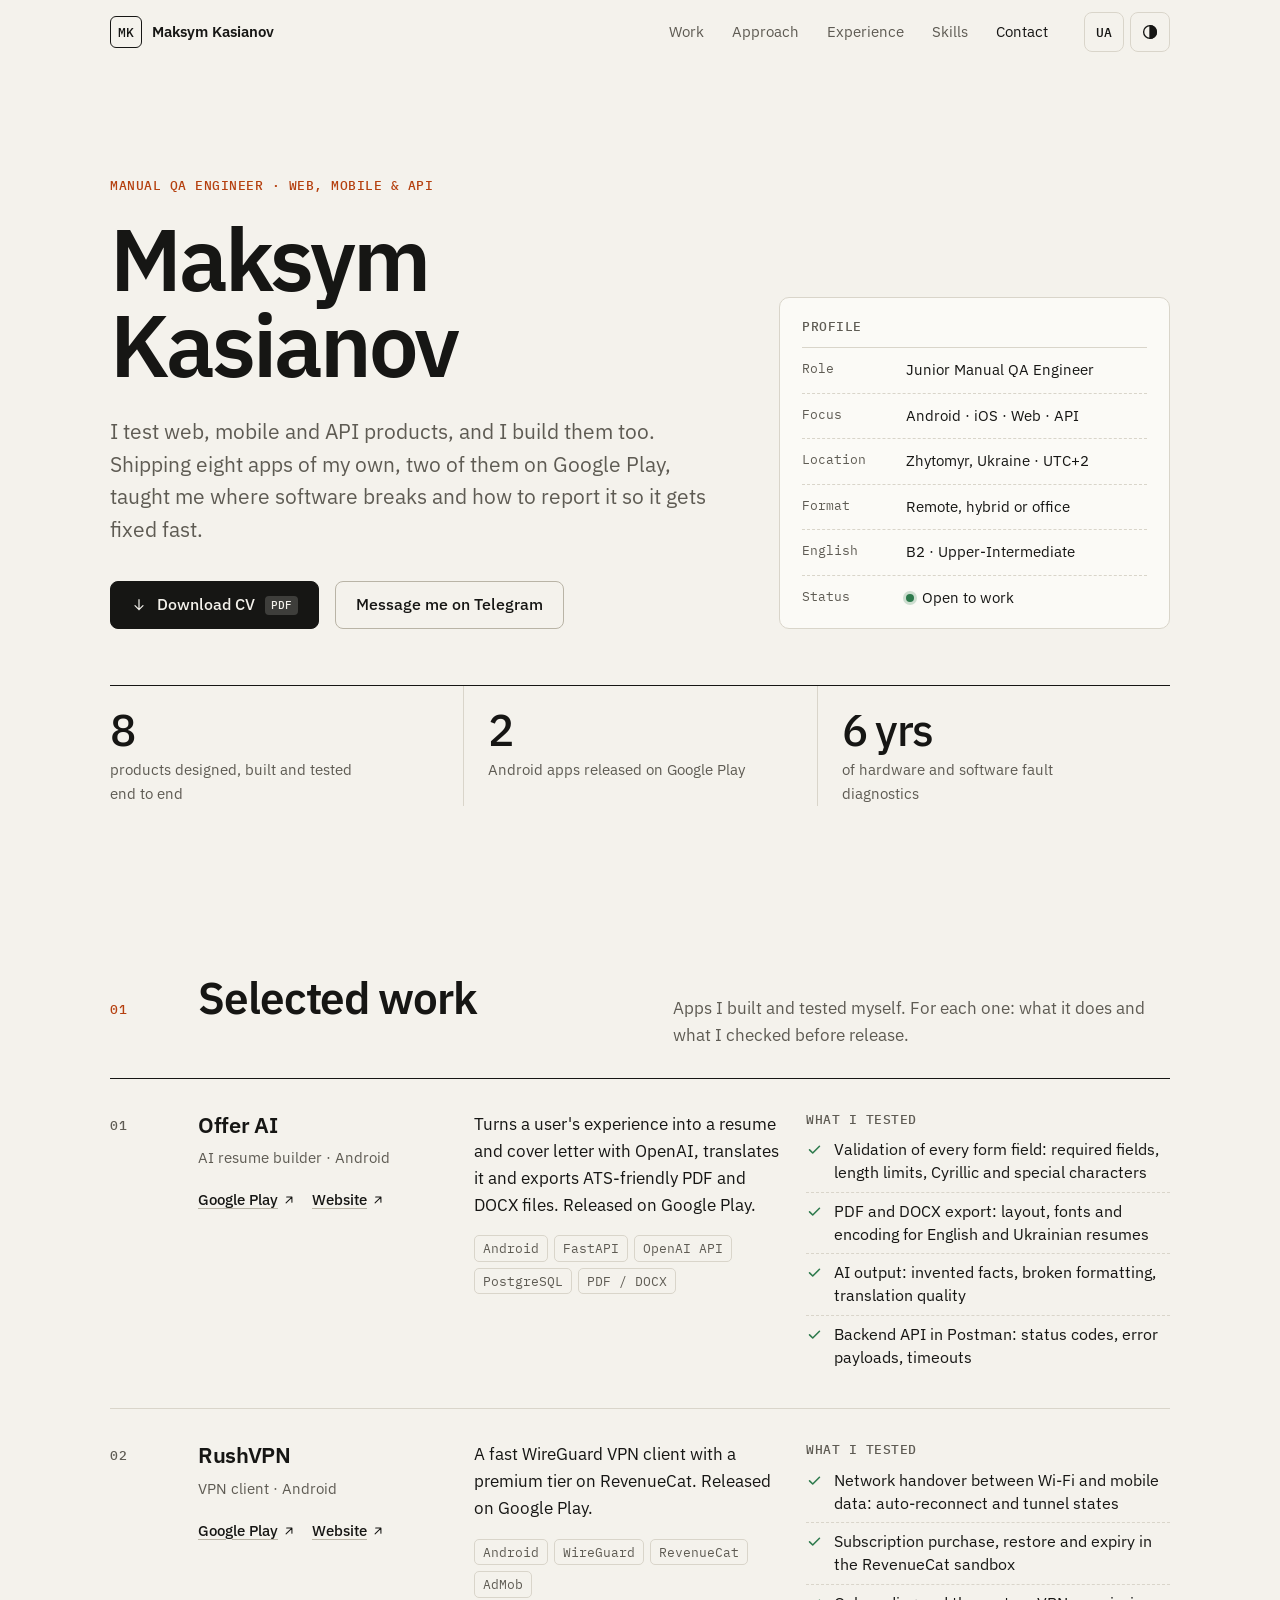
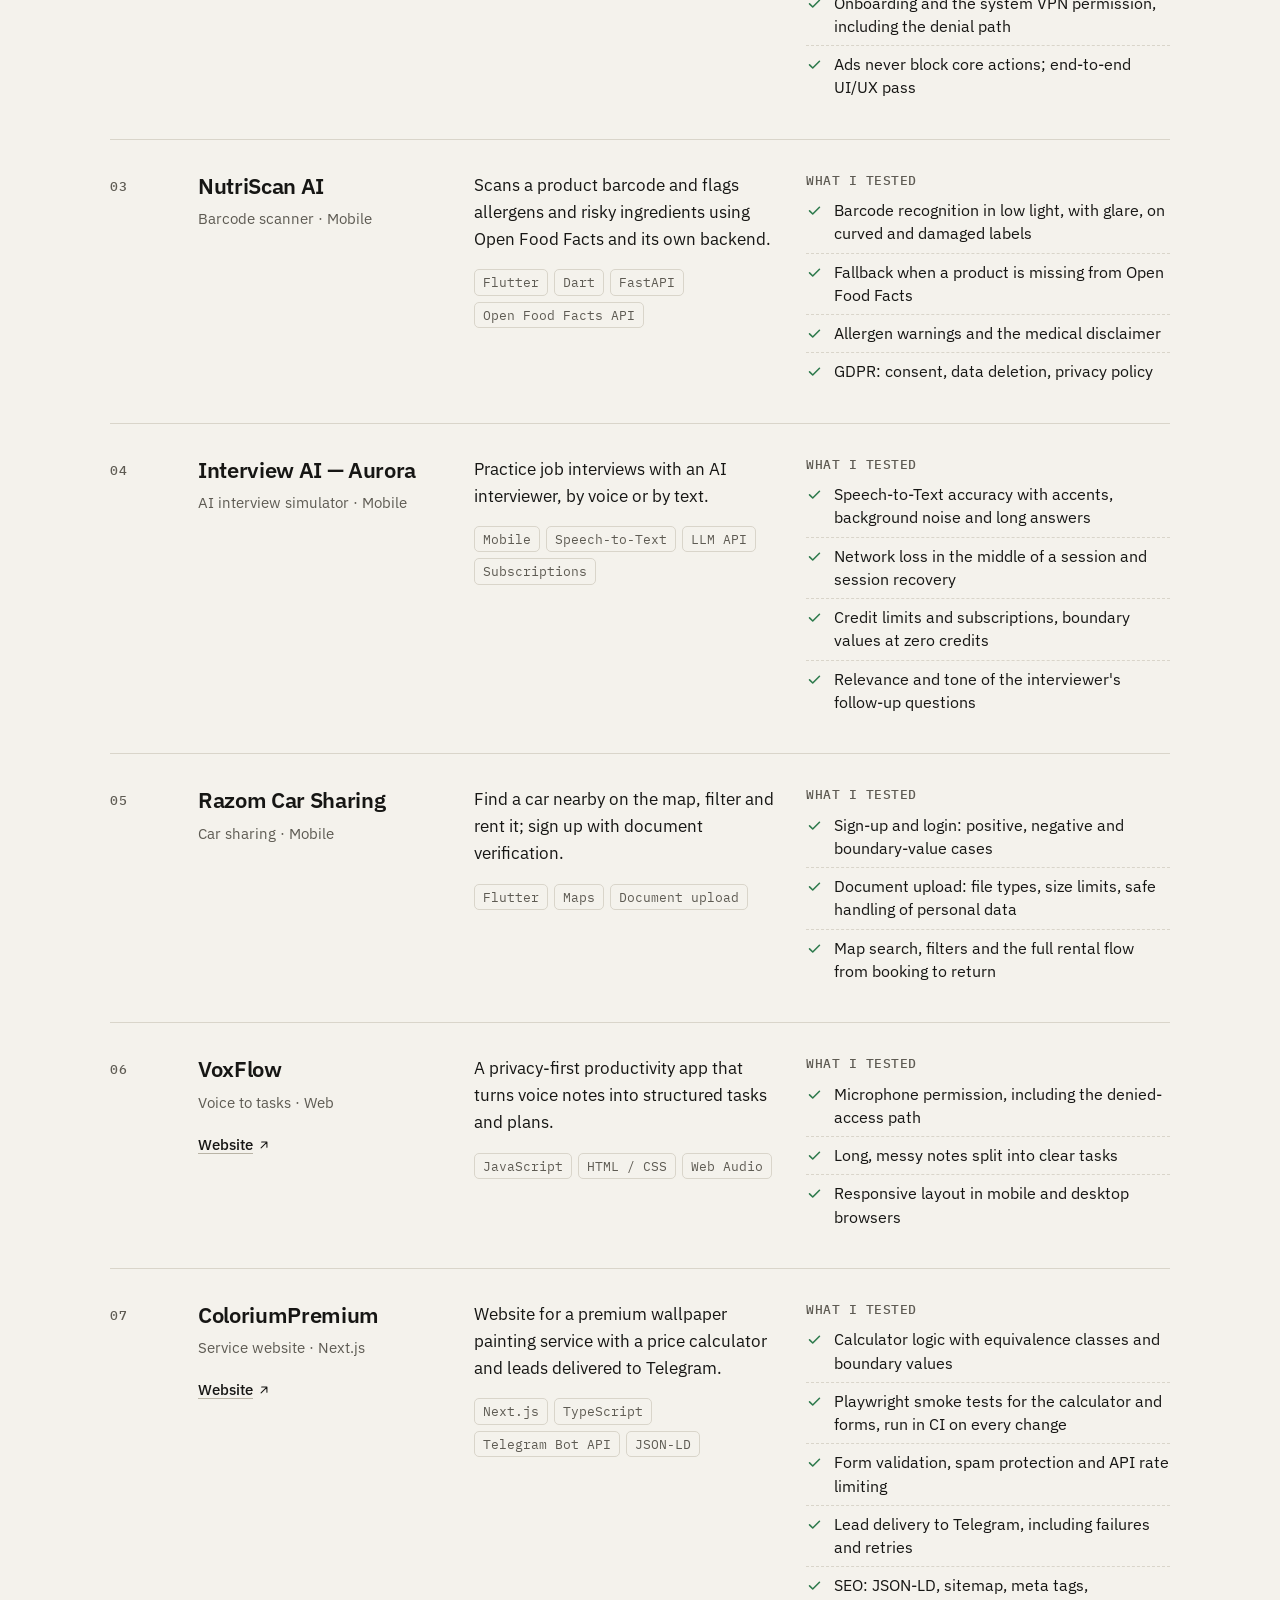
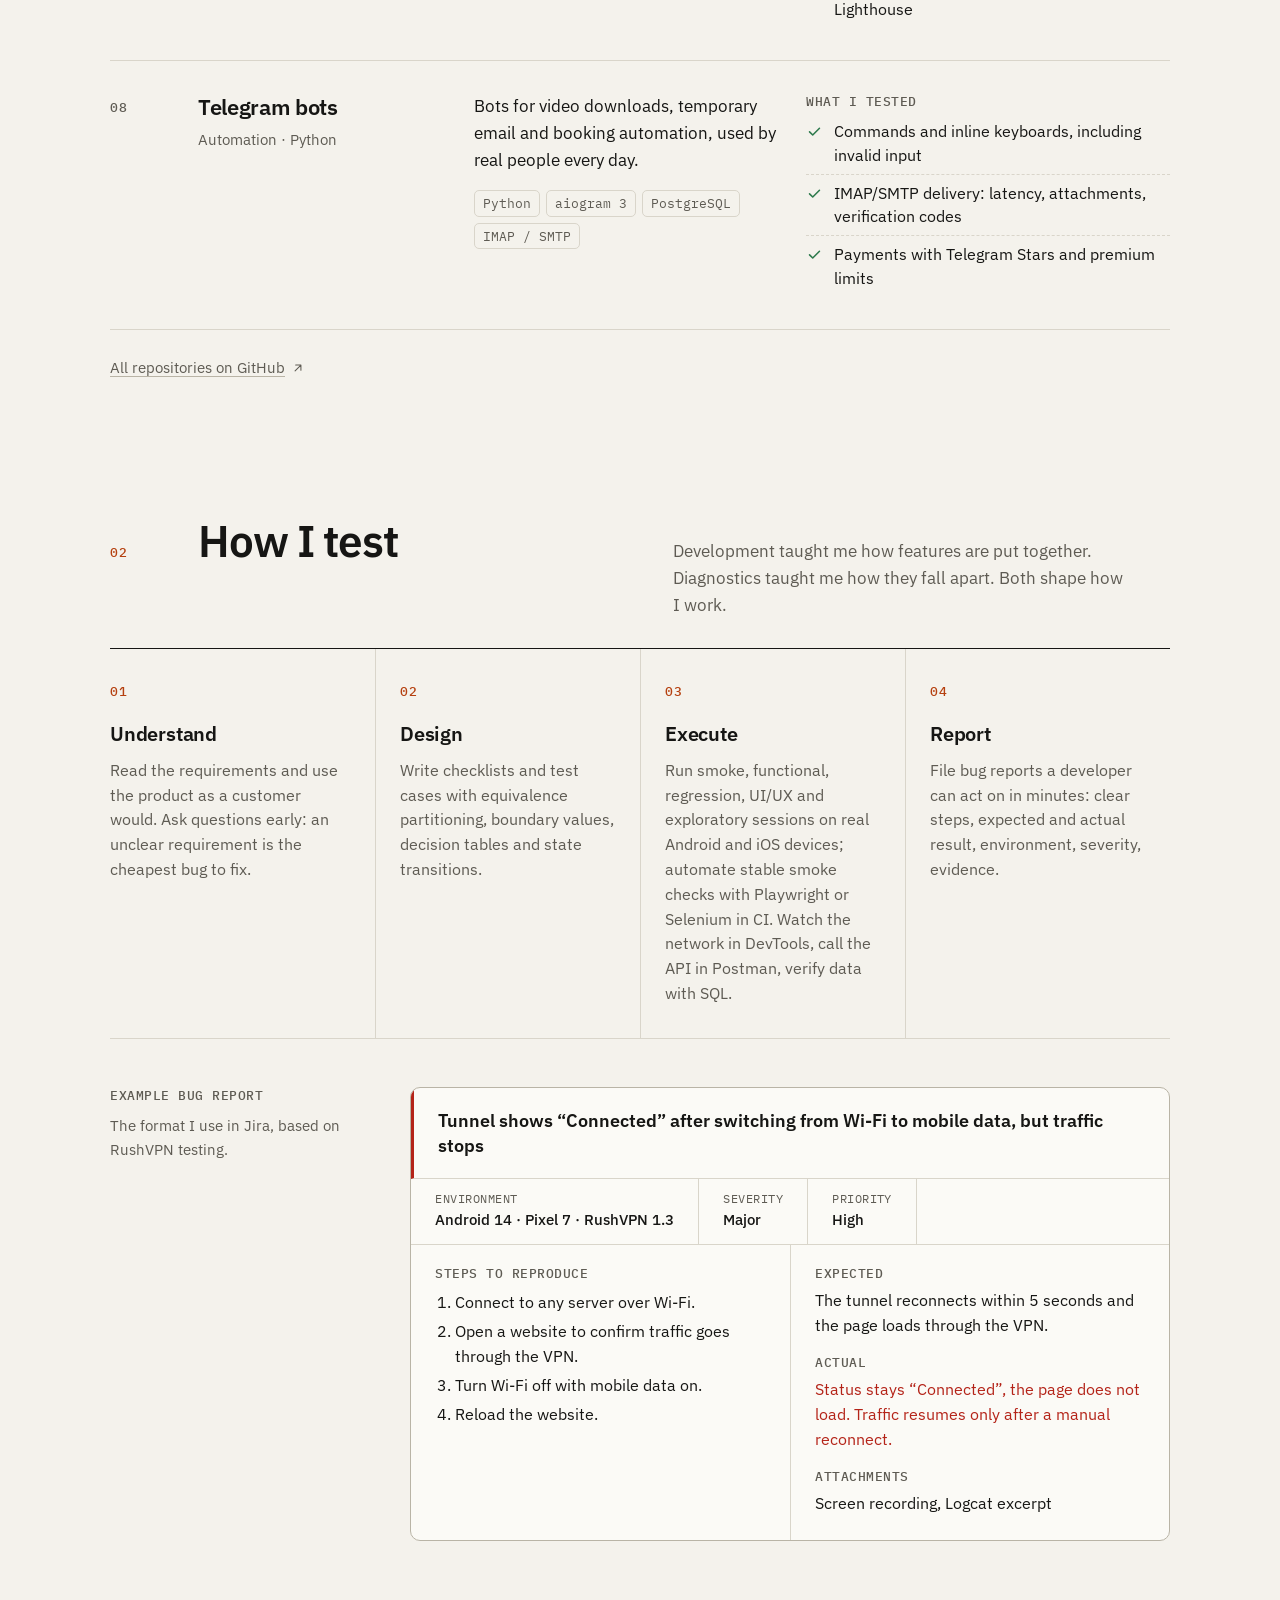
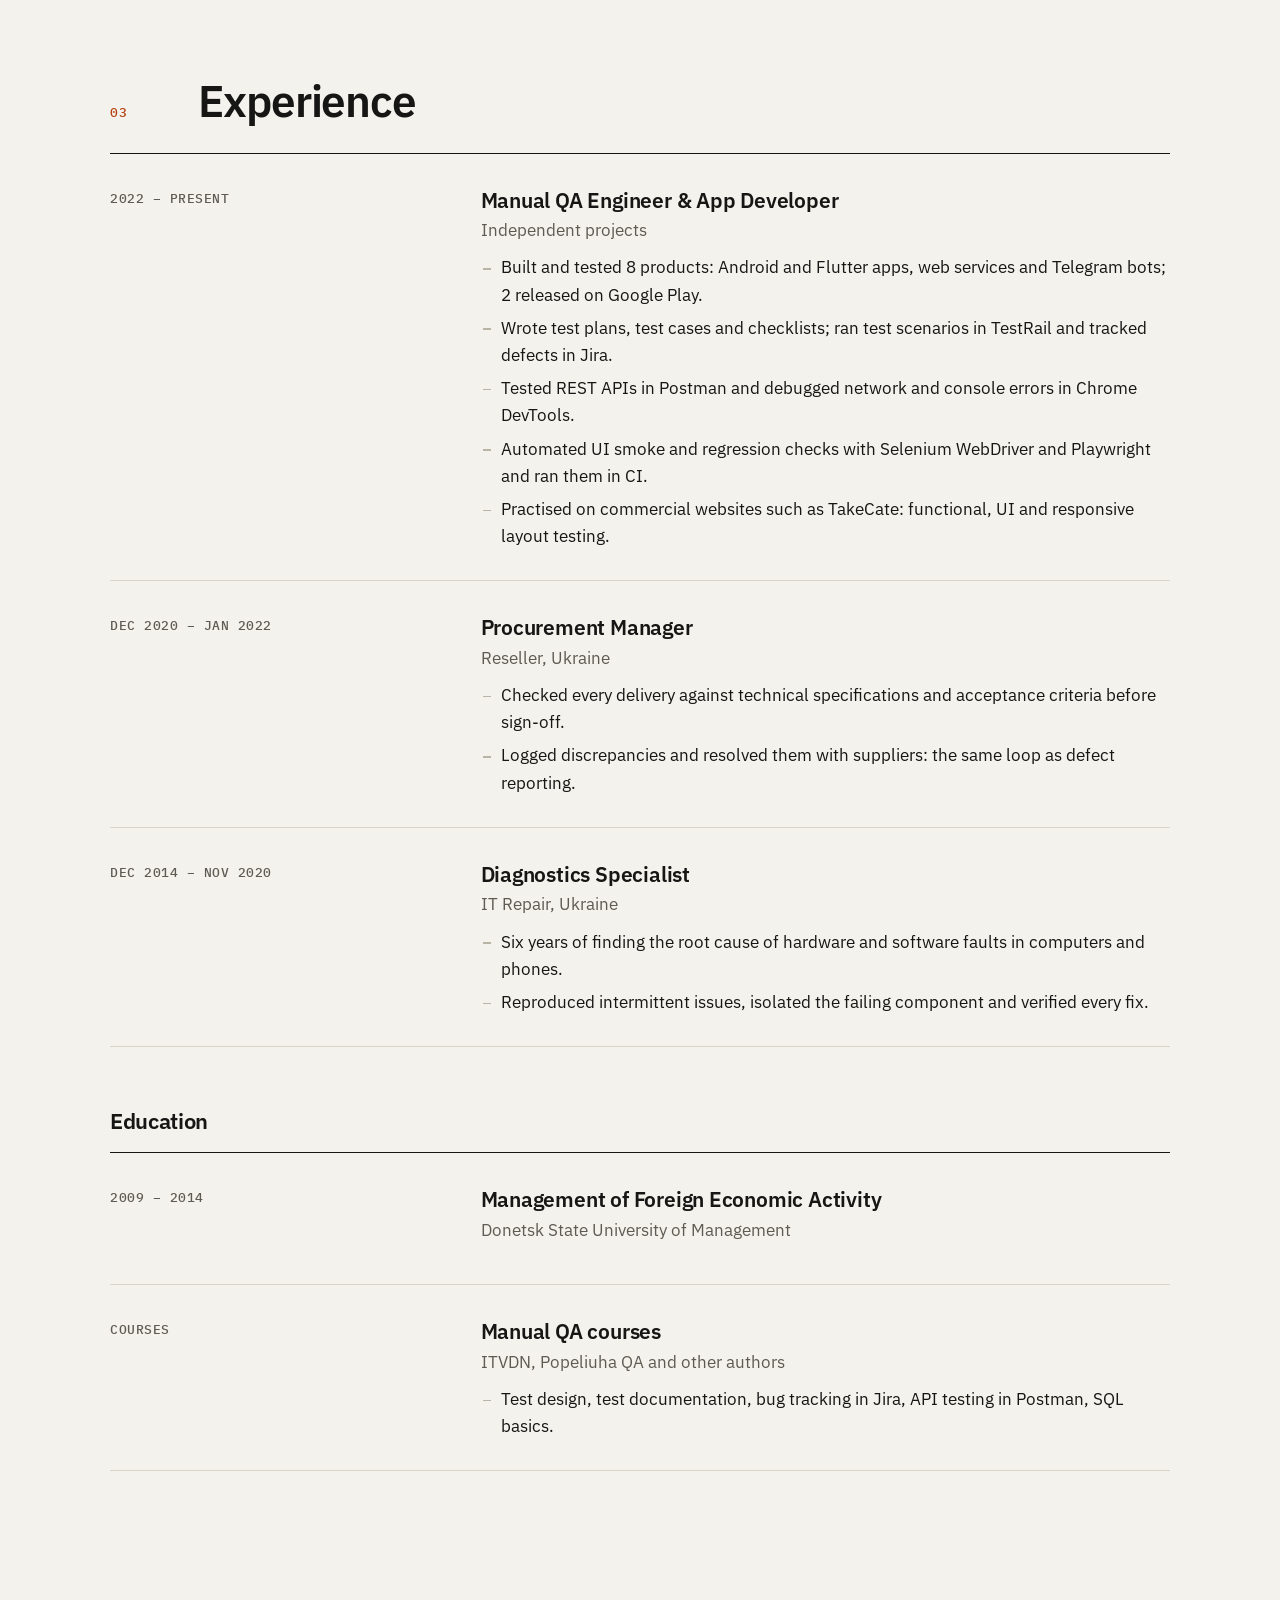
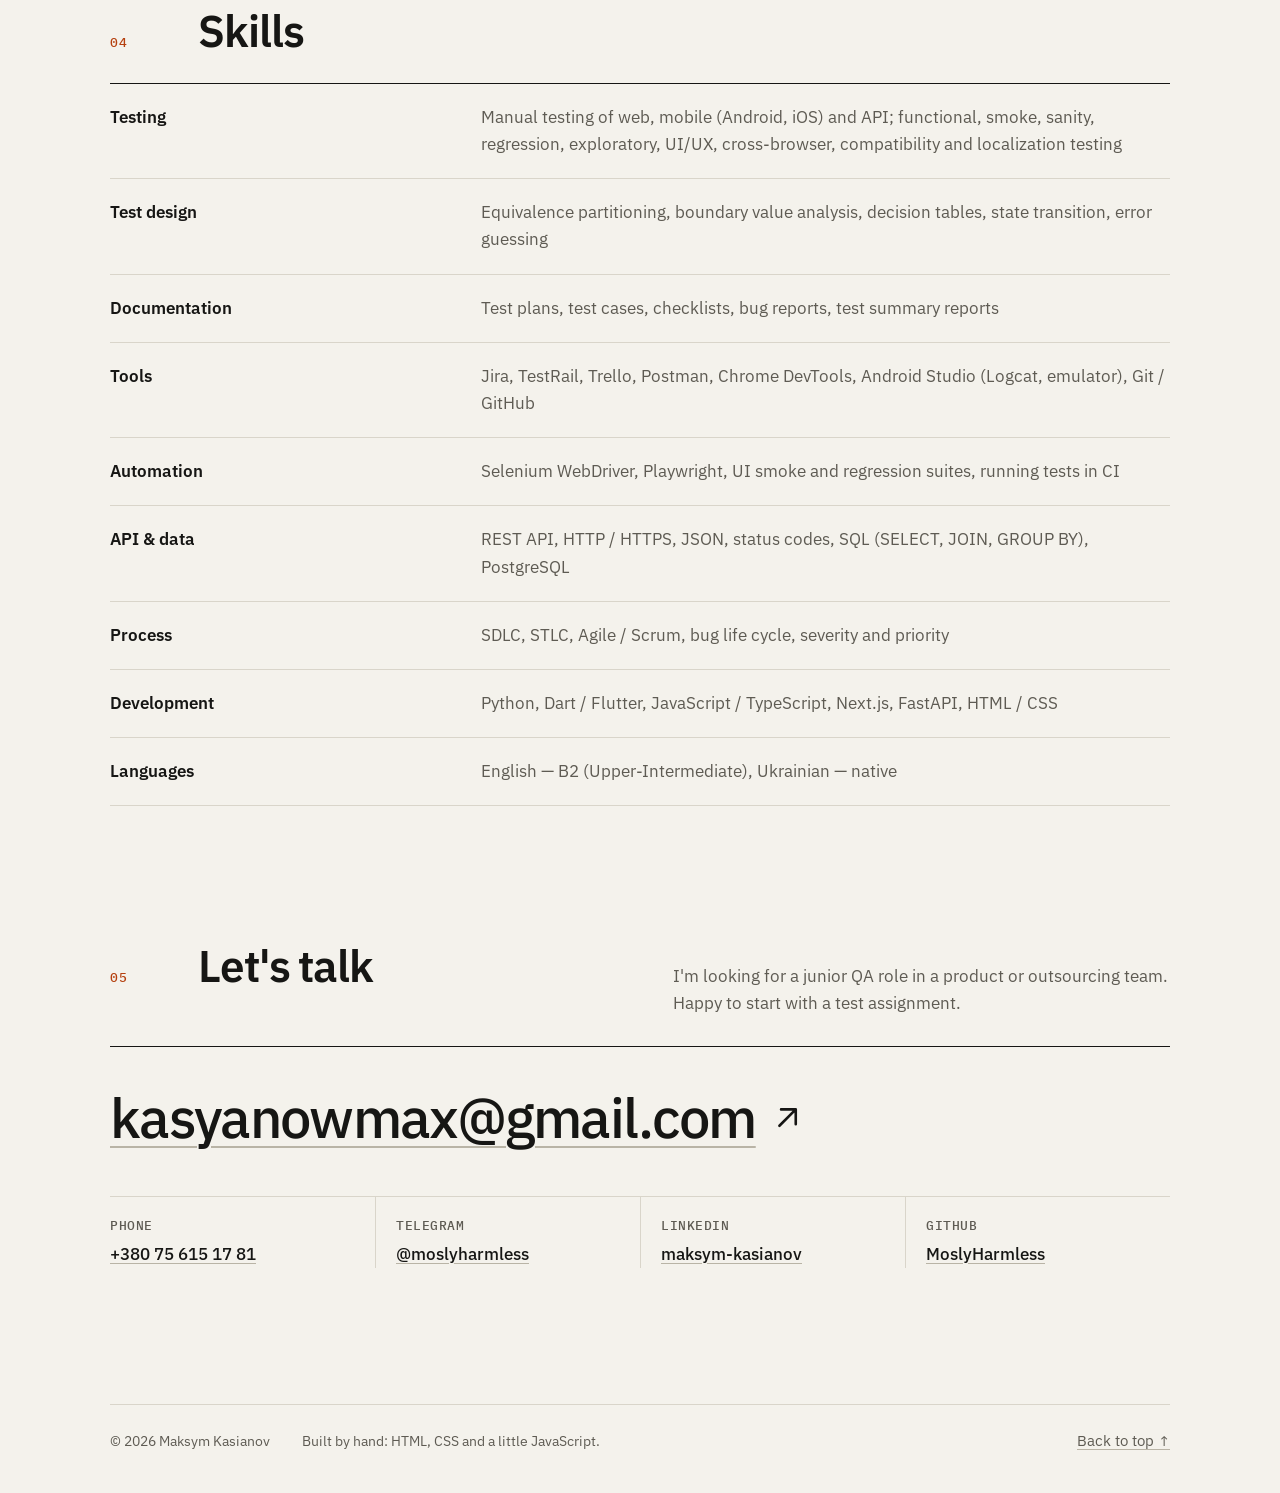
<file: index.html>
<!doctype html>
<html lang="en">
<head>
<meta charset="utf-8">
<meta name="viewport" content="width=device-width, initial-scale=1">
<title>Maksym Kasianov — Manual QA Engineer (Web, Mobile, API) | Portfolio</title>
<meta name="description" content="Manual QA Engineer in Zhytomyr, Ukraine: web, mobile and API testing, test design, Jira bug reports, Postman. Eight apps built and tested, two on Google Play.">
<meta name="author" content="Maksym Kasianov">
<link rel="canonical" href="https://moslyharmless.github.io/cv-portfolio/">
<link rel="alternate" hreflang="en" href="https://moslyharmless.github.io/cv-portfolio/">
<link rel="alternate" hreflang="uk" href="https://moslyharmless.github.io/cv-portfolio/uk/">
<link rel="alternate" hreflang="x-default" href="https://moslyharmless.github.io/cv-portfolio/">
<meta name="theme-color" content="#f4f2ec" media="(prefers-color-scheme: light)">
<meta name="theme-color" content="#121211" media="(prefers-color-scheme: dark)">
<meta property="og:type" content="profile">
<meta property="og:site_name" content="Maksym Kasianov">
<meta property="og:locale" content="en_US">
<meta property="og:locale:alternate" content="uk_UA">
<meta property="og:title" content="Maksym Kasianov — Manual QA Engineer (Web, Mobile, API) | Portfolio">
<meta property="og:description" content="Manual QA Engineer in Zhytomyr, Ukraine: web, mobile and API testing, test design, Jira bug reports, Postman. Eight apps built and tested, two on Google Play.">
<meta property="og:url" content="https://moslyharmless.github.io/cv-portfolio/">
<meta property="og:image" content="https://moslyharmless.github.io/cv-portfolio/og.png">
<meta property="og:image:width" content="1200">
<meta property="og:image:height" content="630">
<meta property="og:image:alt" content="Maksym Kasianov — Manual QA Engineer · Web, Mobile &amp; API">
<meta property="profile:first_name" content="Maksym">
<meta property="profile:last_name" content="Kasianov">
<meta name="twitter:card" content="summary_large_image">
<meta name="twitter:title" content="Maksym Kasianov — Manual QA Engineer (Web, Mobile, API) | Portfolio">
<meta name="twitter:description" content="Manual QA Engineer in Zhytomyr, Ukraine: web, mobile and API testing, test design, Jira bug reports, Postman. Eight apps built and tested, two on Google Play.">
<meta name="twitter:image" content="https://moslyharmless.github.io/cv-portfolio/og.png">
<link rel="icon" href="./favicon.svg" type="image/svg+xml">
<link rel="preconnect" href="https://fonts.googleapis.com">
<link rel="preconnect" href="https://fonts.gstatic.com" crossorigin>
<link rel="stylesheet" href="https://fonts.googleapis.com/css2?family=IBM+Plex+Mono:wght@400;500&family=IBM+Plex+Sans:wght@400;500;600&display=swap">
<link rel="stylesheet" href="./assets/site.css">
<script>try{var s=localStorage.getItem("theme");if(s)document.documentElement.dataset.theme=s}catch(_){}document.documentElement.classList.add("js")</script>
<script src="./assets/site.js" defer></script>
<script type="application/ld+json">{"@context": "https://schema.org", "@graph": [{"@type": "Person", "@id": "https://moslyharmless.github.io/cv-portfolio/#person", "name": "Maksym Kasianov", "alternateName": ["Максим Касьянов", "Mosly"], "jobTitle": "Manual QA Engineer", "description": "Manual QA Engineer in Zhytomyr, Ukraine: web, mobile and API testing, test design, Jira bug reports, Postman. Eight apps built and tested, two on Google Play.", "url": "https://moslyharmless.github.io/cv-portfolio/", "email": "mailto:kasyanowmax@gmail.com", "telephone": "+380756151781", "address": {"@type": "PostalAddress", "addressLocality": "Zhytomyr", "addressCountry": "UA"}, "knowsAbout": ["Manual testing", "Mobile testing", "Web testing", "API testing", "Regression testing", "Test design", "Test automation", "Selenium", "Playwright", "iOS testing", "Jira", "TestRail", "Postman", "Chrome DevTools", "SQL", "Python", "Flutter"], "knowsLanguage": ["uk", "en"], "alumniOf": {"@type": "CollegeOrUniversity", "name": "Donetsk State University of Management"}, "sameAs": ["https://github.com/MoslyHarmless", "https://www.linkedin.com/in/maksym-kasianov", "https://t.me/moslyharmless"]}, {"@type": "ProfilePage", "@id": "https://moslyharmless.github.io/cv-portfolio/#page", "url": "https://moslyharmless.github.io/cv-portfolio/", "name": "Maksym Kasianov — Manual QA Engineer (Web, Mobile, API) | Portfolio", "inLanguage": "en", "mainEntity": {"@id": "https://moslyharmless.github.io/cv-portfolio/#person"}}]}</script>
</head>
<body>
<svg width="0" height="0" style="position:absolute" aria-hidden="true">
  <symbol id="i-arrow" viewBox="0 0 24 24"><path d="M7 17 17 7M8 7h9v9"/></symbol>
  <symbol id="i-down" viewBox="0 0 24 24"><path d="M12 4v15m-6-6 6 6 6-6"/></symbol>
  <symbol id="i-check" viewBox="0 0 24 24"><path d="m5 12.5 4.5 4.5L19 7.5"/></symbol>
  <symbol id="i-theme" viewBox="0 0 24 24"><circle cx="12" cy="12" r="8.5"/><path d="M12 3.5v17a8.5 8.5 0 0 0 0-17Z" fill="currentColor"/></symbol>
  <symbol id="i-menu" viewBox="0 0 24 24"><path d="M4 8h16M4 16h16"/></symbol>
</svg>
<a class="skip" href="#main">Skip to content</a>
<header class="site-header">
  <div class="wrap header-row">
    <a class="brand" href="#top" aria-label="Maksym Kasianov"><span class="brand-mark">MK</span><span class="brand-name">Maksym Kasianov</span></a>
    <nav class="nav" id="nav" aria-label="Menu"><ul><li><a href="#work">Work</a></li><li><a href="#approach">Approach</a></li><li><a href="#experience">Experience</a></li><li><a href="#skills">Skills</a></li><li><a href="#contact">Contact</a></li></ul></nav>
    <div class="header-tools">
      <a class="tool lang" href="./uk/" hreflang="uk" lang="uk" title="Українська версія">UA</a>
      <button class="tool" type="button" data-theme-toggle aria-label="Switch colour theme"><svg class="icon" aria-hidden="true"><use href="#i-theme"/></svg></button>
      <button class="tool menu-toggle" type="button" aria-controls="nav" aria-expanded="false" aria-label="Menu"><svg class="icon" aria-hidden="true"><use href="#i-menu"/></svg></button>
    </div>
  </div>
</header>
<main id="main" tabindex="-1">
<section class="hero wrap" id="top" aria-labelledby="name">
  <div class="hero-main">
    <p class="eyebrow">Manual QA Engineer · Web, Mobile &amp; API</p>
    <h1 id="name">Maksym Kasianov</h1>
    <p class="lead">I test web, mobile and API products, and I build them too. Shipping eight apps of my own, two of them on Google Play, taught me where software breaks and how to report it so it gets fixed fast.</p>
    <div class="actions">
      <a class="btn btn-primary" href="./cv/CV_Maksym_Kasianov_QA_EN.pdf" download><svg class="icon" aria-hidden="true"><use href="#i-down"/></svg>Download CV <span class="btn-meta">PDF</span></a>
      <a class="btn" href="https://t.me/moslyharmless" target="_blank" rel="noopener">Message me on Telegram</a>
    </div>
  </div>
  <aside class="profile" aria-label="Profile">
    <p class="profile-label">Profile</p>
    <dl><div><dt>Role</dt><dd>Junior Manual QA Engineer</dd></div><div><dt>Focus</dt><dd>Android · iOS · Web · API</dd></div><div><dt>Location</dt><dd>Zhytomyr, Ukraine · UTC+2</dd></div><div><dt>Format</dt><dd>Remote, hybrid or office</dd></div><div><dt>English</dt><dd>B2 · Upper-Intermediate</dd></div><div><dt>Status</dt><dd><span class="dot" aria-hidden="true"></span>Open to work</dd></div></dl>
  </aside>
  <ul class="facts"><li><span class="fact-num">8</span><span class="fact-text">products designed, built and tested end to end</span></li><li><span class="fact-num">2</span><span class="fact-text">Android apps released on Google Play</span></li><li><span class="fact-num">6 yrs</span><span class="fact-text">of hardware and software fault diagnostics</span></li></ul>
</section>
<section class="section wrap" id="work" aria-labelledby="work-title">
  <div class="section-head"><span class="section-num">01</span><h2 id="work-title">Selected work</h2><p class="section-intro">Apps I built and tested myself. For each one: what it does and what I checked before release.</p></div>
  <div class="projects"><article class="project reveal" id="offer-ai">
  <div class="project-id">
    <span class="project-num">01</span>
    <h3>Offer AI</h3>
    <p class="project-kind">AI resume builder · Android</p>
    <p class="project-links"><a href="https://play.google.com/store/apps/details?id=com.maksymkasianov.offerai" target="_blank" rel="noopener">Google Play<svg class="icon" aria-hidden="true"><use href="#i-arrow"/></svg></a><a href="https://moslyharmless.github.io/" target="_blank" rel="noopener">Website<svg class="icon" aria-hidden="true"><use href="#i-arrow"/></svg></a></p>
  </div>
  <div class="project-body">
    <p>Turns a user&#x27;s experience into a resume and cover letter with OpenAI, translates it and exports ATS-friendly PDF and DOCX files. Released on Google Play.</p>
    <ul class="tags" aria-label="Stack"><li>Android</li><li>FastAPI</li><li>OpenAI API</li><li>PostgreSQL</li><li>PDF / DOCX</li></ul>
  </div>
  <div class="project-checks">
    <p class="mini-label">What I tested</p>
    <ul><li><svg class="icon" aria-hidden="true"><use href="#i-check"/></svg><span>Validation of every form field: required fields, length limits, Cyrillic and special characters</span></li><li><svg class="icon" aria-hidden="true"><use href="#i-check"/></svg><span>PDF and DOCX export: layout, fonts and encoding for English and Ukrainian resumes</span></li><li><svg class="icon" aria-hidden="true"><use href="#i-check"/></svg><span>AI output: invented facts, broken formatting, translation quality</span></li><li><svg class="icon" aria-hidden="true"><use href="#i-check"/></svg><span>Backend API in Postman: status codes, error payloads, timeouts</span></li></ul>
  </div>
</article><article class="project reveal" id="rushvpn">
  <div class="project-id">
    <span class="project-num">02</span>
    <h3>RushVPN</h3>
    <p class="project-kind">VPN client · Android</p>
    <p class="project-links"><a href="https://play.google.com/store/apps/details?id=com.rushvpn.ukr" target="_blank" rel="noopener">Google Play<svg class="icon" aria-hidden="true"><use href="#i-arrow"/></svg></a><a href="https://moslyharmless.github.io/rush-vpn-website/" target="_blank" rel="noopener">Website<svg class="icon" aria-hidden="true"><use href="#i-arrow"/></svg></a></p>
  </div>
  <div class="project-body">
    <p>A fast WireGuard VPN client with a premium tier on RevenueCat. Released on Google Play.</p>
    <ul class="tags" aria-label="Stack"><li>Android</li><li>WireGuard</li><li>RevenueCat</li><li>AdMob</li></ul>
  </div>
  <div class="project-checks">
    <p class="mini-label">What I tested</p>
    <ul><li><svg class="icon" aria-hidden="true"><use href="#i-check"/></svg><span>Network handover between Wi-Fi and mobile data: auto-reconnect and tunnel states</span></li><li><svg class="icon" aria-hidden="true"><use href="#i-check"/></svg><span>Subscription purchase, restore and expiry in the RevenueCat sandbox</span></li><li><svg class="icon" aria-hidden="true"><use href="#i-check"/></svg><span>Onboarding and the system VPN permission, including the denial path</span></li><li><svg class="icon" aria-hidden="true"><use href="#i-check"/></svg><span>Ads never block core actions; end-to-end UI/UX pass</span></li></ul>
  </div>
</article><article class="project reveal" id="nutriscan">
  <div class="project-id">
    <span class="project-num">03</span>
    <h3>NutriScan AI</h3>
    <p class="project-kind">Barcode scanner · Mobile</p>
    
  </div>
  <div class="project-body">
    <p>Scans a product barcode and flags allergens and risky ingredients using Open Food Facts and its own backend.</p>
    <ul class="tags" aria-label="Stack"><li>Flutter</li><li>Dart</li><li>FastAPI</li><li>Open Food Facts API</li></ul>
  </div>
  <div class="project-checks">
    <p class="mini-label">What I tested</p>
    <ul><li><svg class="icon" aria-hidden="true"><use href="#i-check"/></svg><span>Barcode recognition in low light, with glare, on curved and damaged labels</span></li><li><svg class="icon" aria-hidden="true"><use href="#i-check"/></svg><span>Fallback when a product is missing from Open Food Facts</span></li><li><svg class="icon" aria-hidden="true"><use href="#i-check"/></svg><span>Allergen warnings and the medical disclaimer</span></li><li><svg class="icon" aria-hidden="true"><use href="#i-check"/></svg><span>GDPR: consent, data deletion, privacy policy</span></li></ul>
  </div>
</article><article class="project reveal" id="aurora">
  <div class="project-id">
    <span class="project-num">04</span>
    <h3>Interview AI — Aurora</h3>
    <p class="project-kind">AI interview simulator · Mobile</p>
    
  </div>
  <div class="project-body">
    <p>Practice job interviews with an AI interviewer, by voice or by text.</p>
    <ul class="tags" aria-label="Stack"><li>Mobile</li><li>Speech-to-Text</li><li>LLM API</li><li>Subscriptions</li></ul>
  </div>
  <div class="project-checks">
    <p class="mini-label">What I tested</p>
    <ul><li><svg class="icon" aria-hidden="true"><use href="#i-check"/></svg><span>Speech-to-Text accuracy with accents, background noise and long answers</span></li><li><svg class="icon" aria-hidden="true"><use href="#i-check"/></svg><span>Network loss in the middle of a session and session recovery</span></li><li><svg class="icon" aria-hidden="true"><use href="#i-check"/></svg><span>Credit limits and subscriptions, boundary values at zero credits</span></li><li><svg class="icon" aria-hidden="true"><use href="#i-check"/></svg><span>Relevance and tone of the interviewer&#x27;s follow-up questions</span></li></ul>
  </div>
</article><article class="project reveal" id="razom">
  <div class="project-id">
    <span class="project-num">05</span>
    <h3>Razom Car Sharing</h3>
    <p class="project-kind">Car sharing · Mobile</p>
    
  </div>
  <div class="project-body">
    <p>Find a car nearby on the map, filter and rent it; sign up with document verification.</p>
    <ul class="tags" aria-label="Stack"><li>Flutter</li><li>Maps</li><li>Document upload</li></ul>
  </div>
  <div class="project-checks">
    <p class="mini-label">What I tested</p>
    <ul><li><svg class="icon" aria-hidden="true"><use href="#i-check"/></svg><span>Sign-up and login: positive, negative and boundary-value cases</span></li><li><svg class="icon" aria-hidden="true"><use href="#i-check"/></svg><span>Document upload: file types, size limits, safe handling of personal data</span></li><li><svg class="icon" aria-hidden="true"><use href="#i-check"/></svg><span>Map search, filters and the full rental flow from booking to return</span></li></ul>
  </div>
</article><article class="project reveal" id="voxflow">
  <div class="project-id">
    <span class="project-num">06</span>
    <h3>VoxFlow</h3>
    <p class="project-kind">Voice to tasks · Web</p>
    <p class="project-links"><a href="https://moslyharmless.github.io/VoxFlow/" target="_blank" rel="noopener">Website<svg class="icon" aria-hidden="true"><use href="#i-arrow"/></svg></a></p>
  </div>
  <div class="project-body">
    <p>A privacy-first productivity app that turns voice notes into structured tasks and plans.</p>
    <ul class="tags" aria-label="Stack"><li>JavaScript</li><li>HTML / CSS</li><li>Web Audio</li></ul>
  </div>
  <div class="project-checks">
    <p class="mini-label">What I tested</p>
    <ul><li><svg class="icon" aria-hidden="true"><use href="#i-check"/></svg><span>Microphone permission, including the denied-access path</span></li><li><svg class="icon" aria-hidden="true"><use href="#i-check"/></svg><span>Long, messy notes split into clear tasks</span></li><li><svg class="icon" aria-hidden="true"><use href="#i-check"/></svg><span>Responsive layout in mobile and desktop browsers</span></li></ul>
  </div>
</article><article class="project reveal" id="colorium">
  <div class="project-id">
    <span class="project-num">07</span>
    <h3>ColoriumPremium</h3>
    <p class="project-kind">Service website · Next.js</p>
    <p class="project-links"><a href="https://moslyharmless.github.io/siteColorium/" target="_blank" rel="noopener">Website<svg class="icon" aria-hidden="true"><use href="#i-arrow"/></svg></a></p>
  </div>
  <div class="project-body">
    <p>Website for a premium wallpaper painting service with a price calculator and leads delivered to Telegram.</p>
    <ul class="tags" aria-label="Stack"><li>Next.js</li><li>TypeScript</li><li>Telegram Bot API</li><li>JSON-LD</li></ul>
  </div>
  <div class="project-checks">
    <p class="mini-label">What I tested</p>
    <ul><li><svg class="icon" aria-hidden="true"><use href="#i-check"/></svg><span>Calculator logic with equivalence classes and boundary values</span></li><li><svg class="icon" aria-hidden="true"><use href="#i-check"/></svg><span>Playwright smoke tests for the calculator and forms, run in CI on every change</span></li><li><svg class="icon" aria-hidden="true"><use href="#i-check"/></svg><span>Form validation, spam protection and API rate limiting</span></li><li><svg class="icon" aria-hidden="true"><use href="#i-check"/></svg><span>Lead delivery to Telegram, including failures and retries</span></li><li><svg class="icon" aria-hidden="true"><use href="#i-check"/></svg><span>SEO: JSON-LD, sitemap, meta tags, Lighthouse</span></li></ul>
  </div>
</article><article class="project reveal" id="bots">
  <div class="project-id">
    <span class="project-num">08</span>
    <h3>Telegram bots</h3>
    <p class="project-kind">Automation · Python</p>
    
  </div>
  <div class="project-body">
    <p>Bots for video downloads, temporary email and booking automation, used by real people every day.</p>
    <ul class="tags" aria-label="Stack"><li>Python</li><li>aiogram 3</li><li>PostgreSQL</li><li>IMAP / SMTP</li></ul>
  </div>
  <div class="project-checks">
    <p class="mini-label">What I tested</p>
    <ul><li><svg class="icon" aria-hidden="true"><use href="#i-check"/></svg><span>Commands and inline keyboards, including invalid input</span></li><li><svg class="icon" aria-hidden="true"><use href="#i-check"/></svg><span>IMAP/SMTP delivery: latency, attachments, verification codes</span></li><li><svg class="icon" aria-hidden="true"><use href="#i-check"/></svg><span>Payments with Telegram Stars and premium limits</span></li></ul>
  </div>
</article></div>
  <p class="more"><a class="text-link" href="https://github.com/MoslyHarmless?tab=repositories" target="_blank" rel="noopener">All repositories on GitHub<svg class="icon" aria-hidden="true"><use href="#i-arrow"/></svg></a></p>
</section>
<section class="section wrap" id="approach" aria-labelledby="approach-title">
  <div class="section-head"><span class="section-num">02</span><h2 id="approach-title">How I test</h2><p class="section-intro">Development taught me how features are put together. Diagnostics taught me how they fall apart. Both shape how I work.</p></div>
  <ol class="steps"><li class="reveal"><span class="step-num">01</span><h3>Understand</h3><p>Read the requirements and use the product as a customer would. Ask questions early: an unclear requirement is the cheapest bug to fix.</p></li><li class="reveal"><span class="step-num">02</span><h3>Design</h3><p>Write checklists and test cases with equivalence partitioning, boundary values, decision tables and state transitions.</p></li><li class="reveal"><span class="step-num">03</span><h3>Execute</h3><p>Run smoke, functional, regression, UI/UX and exploratory sessions on real Android and iOS devices; automate stable smoke checks with Playwright or Selenium in CI. Watch the network in DevTools, call the API in Postman, verify data with SQL.</p></li><li class="reveal"><span class="step-num">04</span><h3>Report</h3><p>File bug reports a developer can act on in minutes: clear steps, expected and actual result, environment, severity, evidence.</p></li></ol>
  <figure class="bug reveal">
    <figcaption><span class="mini-label">Example bug report</span><span class="bug-note">The format I use in Jira, based on RushVPN testing.</span></figcaption>
    <div class="bug-card">
      <p class="bug-title">Tunnel shows “Connected” after switching from Wi-Fi to mobile data, but traffic stops</p>
      <dl class="bug-fields"><div><dt>Environment</dt><dd>Android 14 · Pixel 7 · RushVPN 1.3</dd></div><div><dt>Severity</dt><dd>Major</dd></div><div><dt>Priority</dt><dd>High</dd></div></dl>
      <div class="bug-grid">
        <div><p class="mini-label">Steps to reproduce</p><ol><li>Connect to any server over Wi-Fi.</li><li>Open a website to confirm traffic goes through the VPN.</li><li>Turn Wi-Fi off with mobile data on.</li><li>Reload the website.</li></ol></div>
        <div>
          <p class="mini-label">Expected</p><p>The tunnel reconnects within 5 seconds and the page loads through the VPN.</p>
          <p class="mini-label">Actual</p><p class="bug-actual">Status stays “Connected”, the page does not load. Traffic resumes only after a manual reconnect.</p>
          <p class="mini-label">Attachments</p><p>Screen recording, Logcat excerpt</p>
        </div>
      </div>
    </div>
  </figure>
</section>
<section class="section wrap" id="experience" aria-labelledby="experience-title">
  <div class="section-head"><span class="section-num">03</span><h2 id="experience-title">Experience</h2></div>
  <ol class="jobs"><li class="job reveal">
  <p class="job-period">2022 – Present</p>
  <div><h3>Manual QA Engineer &amp; App Developer</h3><p class="job-org">Independent projects</p><ul><li>Built and tested 8 products: Android and Flutter apps, web services and Telegram bots; 2 released on Google Play.</li><li>Wrote test plans, test cases and checklists; ran test scenarios in TestRail and tracked defects in Jira.</li><li>Tested REST APIs in Postman and debugged network and console errors in Chrome DevTools.</li><li>Automated UI smoke and regression checks with Selenium WebDriver and Playwright and ran them in CI.</li><li>Practised on commercial websites such as TakeCate: functional, UI and responsive layout testing.</li></ul></div>
</li><li class="job reveal">
  <p class="job-period">Dec 2020 – Jan 2022</p>
  <div><h3>Procurement Manager</h3><p class="job-org">Reseller, Ukraine</p><ul><li>Checked every delivery against technical specifications and acceptance criteria before sign-off.</li><li>Logged discrepancies and resolved them with suppliers: the same loop as defect reporting.</li></ul></div>
</li><li class="job reveal">
  <p class="job-period">Dec 2014 – Nov 2020</p>
  <div><h3>Diagnostics Specialist</h3><p class="job-org">IT Repair, Ukraine</p><ul><li>Six years of finding the root cause of hardware and software faults in computers and phones.</li><li>Reproduced intermittent issues, isolated the failing component and verified every fix.</li></ul></div>
</li></ol>
  <h3 class="sub-head reveal">Education</h3>
  <ol class="jobs"><li class="job reveal">
  <p class="job-period">2009 – 2014</p>
  <div><h3>Management of Foreign Economic Activity</h3><p class="job-org">Donetsk State University of Management</p></div>
</li><li class="job reveal">
  <p class="job-period">Courses</p>
  <div><h3>Manual QA courses</h3><p class="job-org">ITVDN, Popeliuha QA and other authors</p><ul><li>Test design, test documentation, bug tracking in Jira, API testing in Postman, SQL basics.</li></ul></div>
</li></ol>
</section>
<section class="section wrap" id="skills" aria-labelledby="skills-title">
  <div class="section-head"><span class="section-num">04</span><h2 id="skills-title">Skills</h2></div>
  <dl class="skills"><div class="reveal"><dt>Testing</dt><dd>Manual testing of web, mobile (Android, iOS) and API; functional, smoke, sanity, regression, exploratory, UI/UX, cross-browser, compatibility and localization testing</dd></div><div class="reveal"><dt>Test design</dt><dd>Equivalence partitioning, boundary value analysis, decision tables, state transition, error guessing</dd></div><div class="reveal"><dt>Documentation</dt><dd>Test plans, test cases, checklists, bug reports, test summary reports</dd></div><div class="reveal"><dt>Tools</dt><dd>Jira, TestRail, Trello, Postman, Chrome DevTools, Android Studio (Logcat, emulator), Git / GitHub</dd></div><div class="reveal"><dt>Automation</dt><dd>Selenium WebDriver, Playwright, UI smoke and regression suites, running tests in CI</dd></div><div class="reveal"><dt>API &amp; data</dt><dd>REST API, HTTP / HTTPS, JSON, status codes, SQL (SELECT, JOIN, GROUP BY), PostgreSQL</dd></div><div class="reveal"><dt>Process</dt><dd>SDLC, STLC, Agile / Scrum, bug life cycle, severity and priority</dd></div><div class="reveal"><dt>Development</dt><dd>Python, Dart / Flutter, JavaScript / TypeScript, Next.js, FastAPI, HTML / CSS</dd></div><div class="reveal"><dt>Languages</dt><dd>English — B2 (Upper-Intermediate), Ukrainian — native</dd></div></dl>
</section>
<section class="section wrap contact" id="contact" aria-labelledby="contact-title">
  <div class="section-head"><span class="section-num">05</span><h2 id="contact-title">Let&#x27;s talk</h2><p class="section-intro">I&#x27;m looking for a junior QA role in a product or outsourcing team. Happy to start with a test assignment.</p></div>
  <a class="contact-mail" href="mailto:kasyanowmax@gmail.com">kasyanowmax@gmail.com<svg class="icon" aria-hidden="true"><use href="#i-arrow"/></svg></a>
  <ul class="contact-list"><li><span class="mini-label">Phone</span><a href="tel:+380756151781">+380 75 615 17 81</a></li><li><span class="mini-label">Telegram</span><a href="https://t.me/moslyharmless" target="_blank" rel="noopener">@moslyharmless</a></li><li><span class="mini-label">LinkedIn</span><a href="https://www.linkedin.com/in/maksym-kasianov" target="_blank" rel="noopener">maksym-kasianov</a></li><li><span class="mini-label">GitHub</span><a href="https://github.com/MoslyHarmless" target="_blank" rel="noopener">MoslyHarmless</a></li></ul>
</section>
</main>
<footer class="site-footer"><div class="wrap"><div class="footer-row">
  <p>© <span data-year>2026</span> Maksym Kasianov</p>
  <p class="footer-note">Built by hand: HTML, CSS and a little JavaScript.</p>
  <a class="text-link" href="#top">Back to top ↑</a>
</div></div></footer>
</body>
</html>
</file>
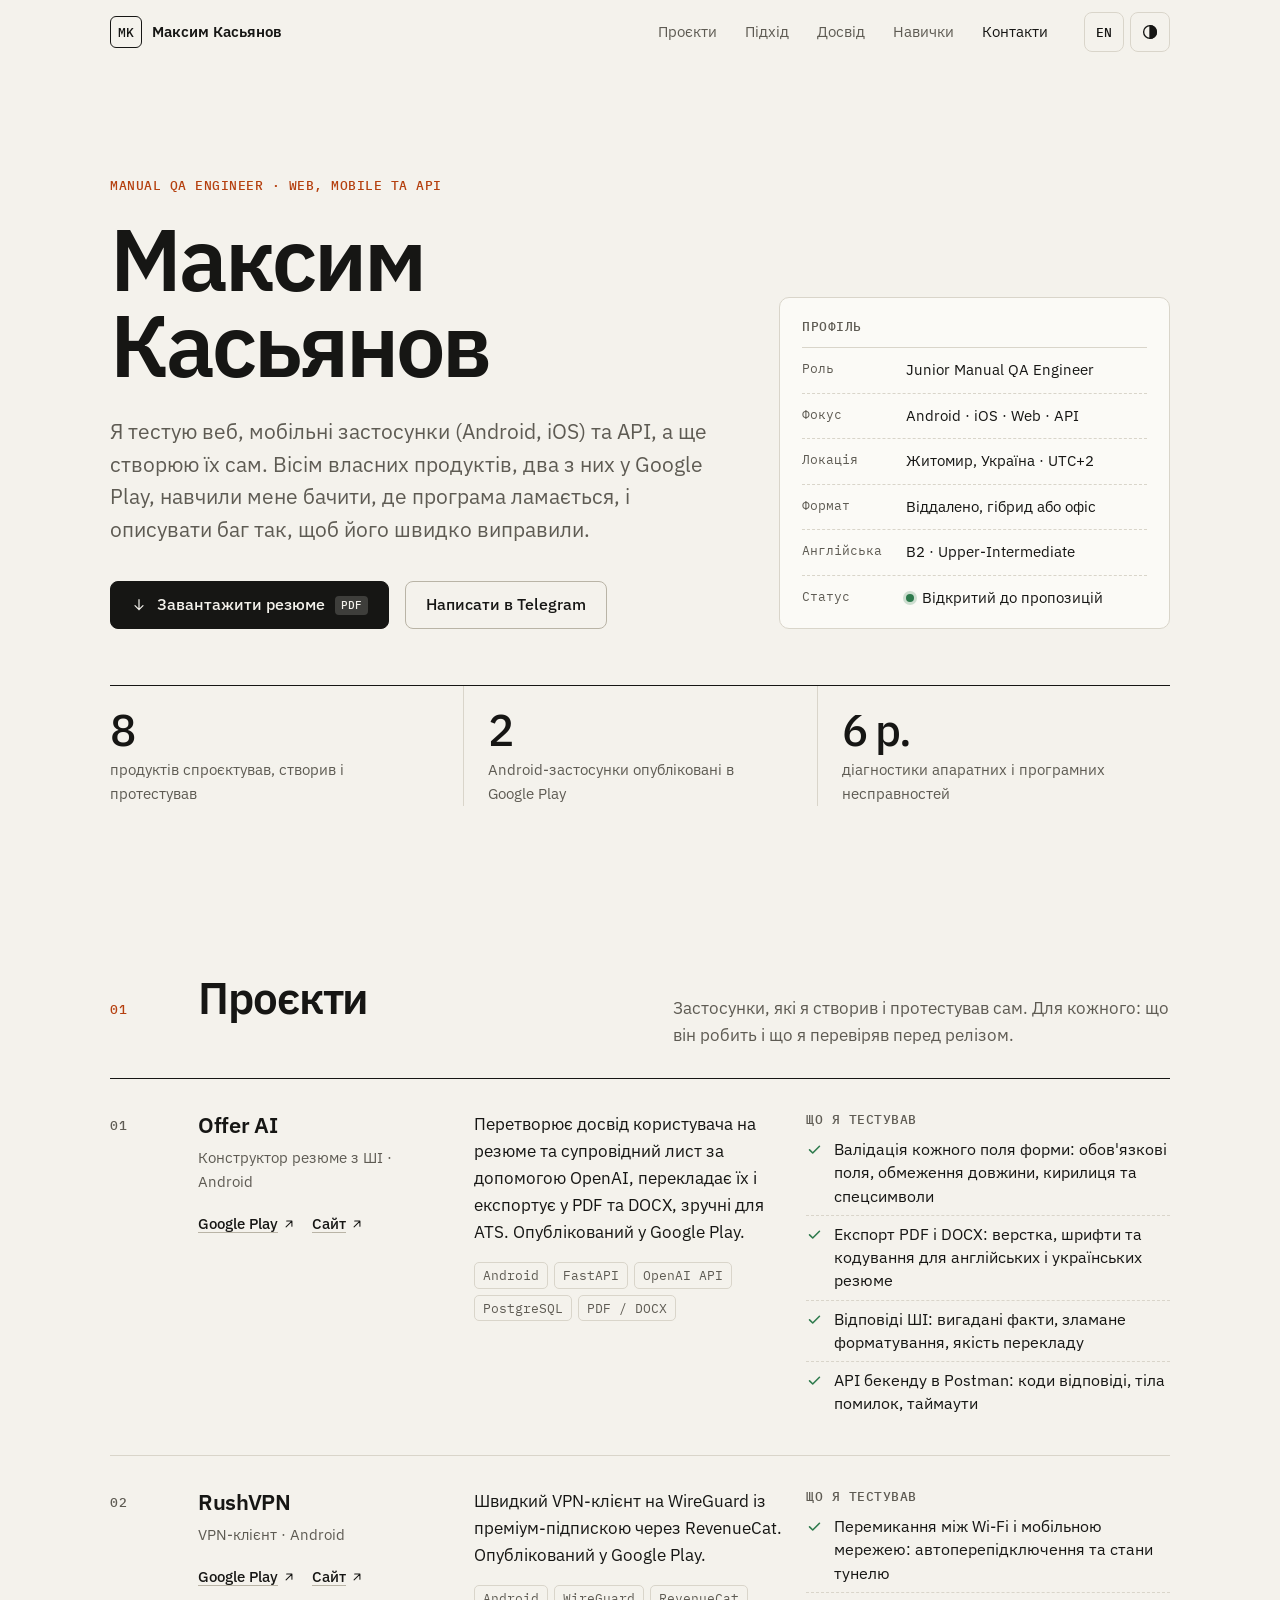
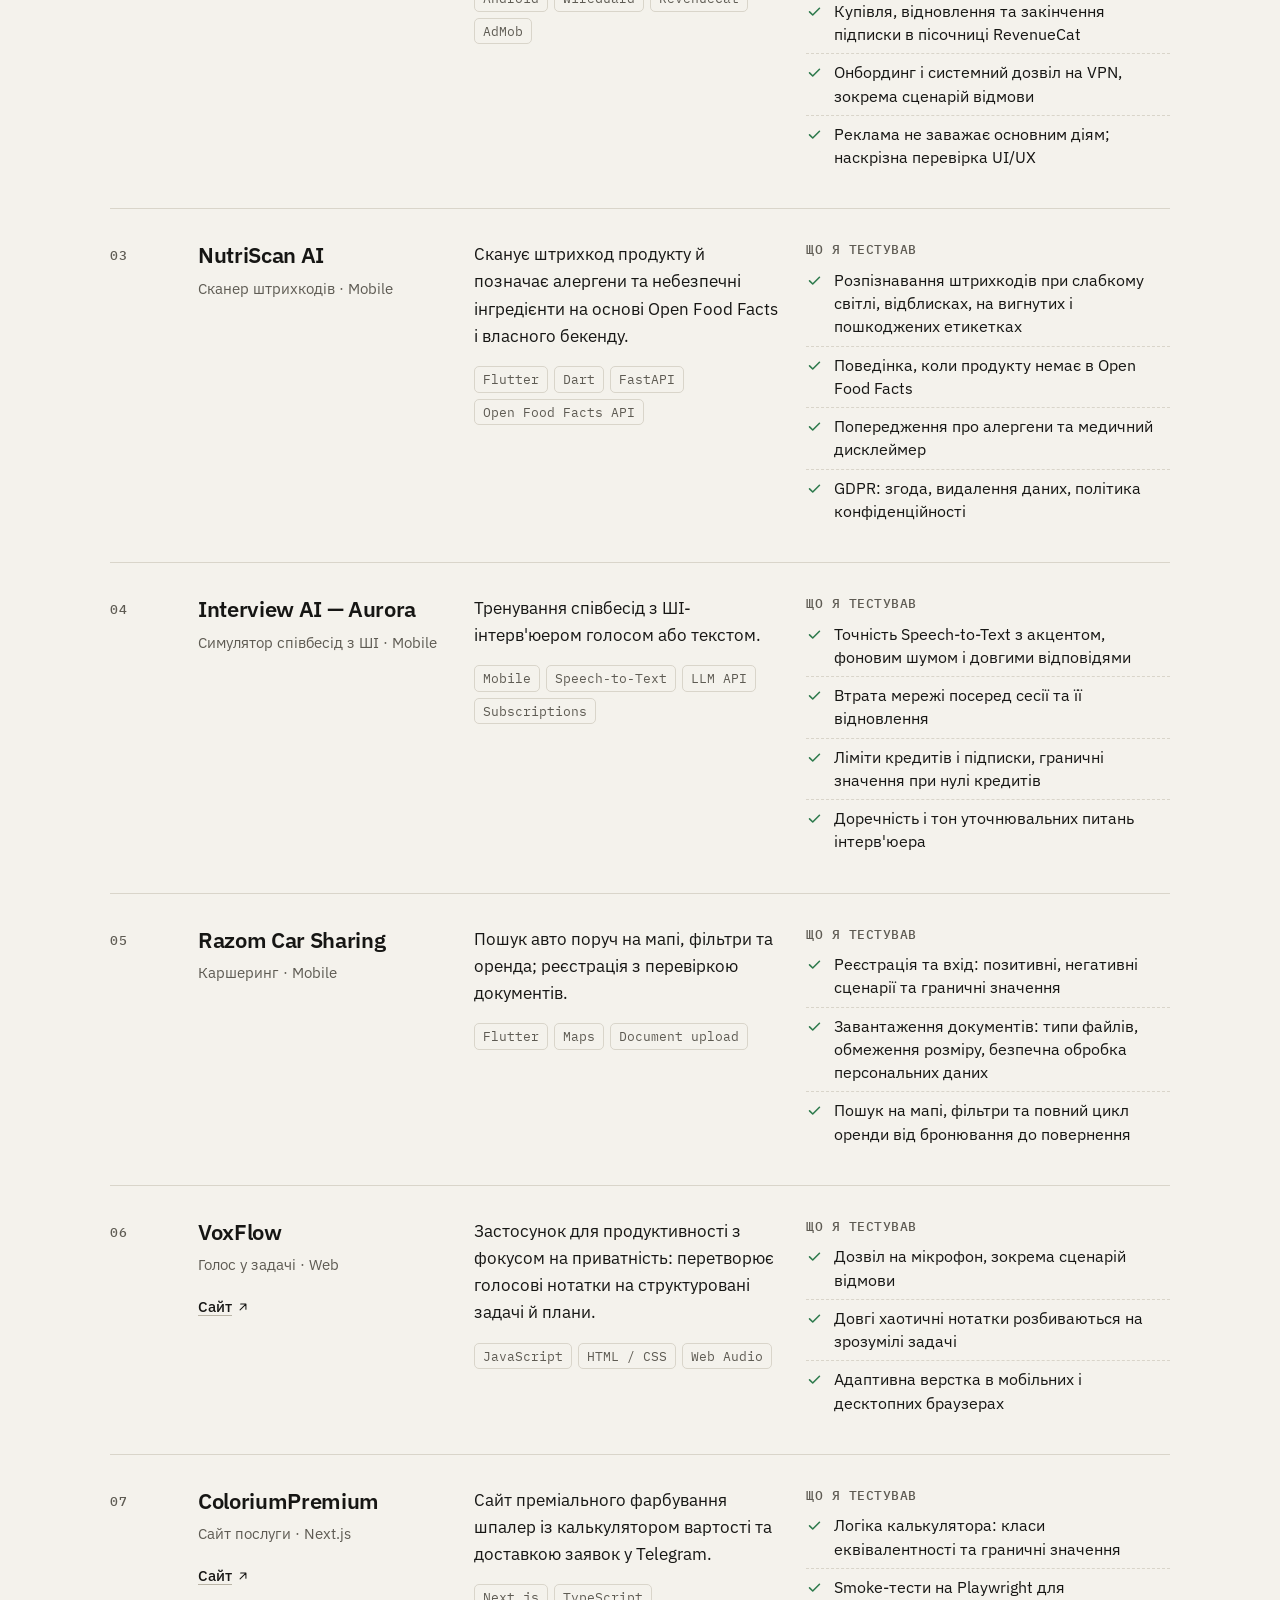
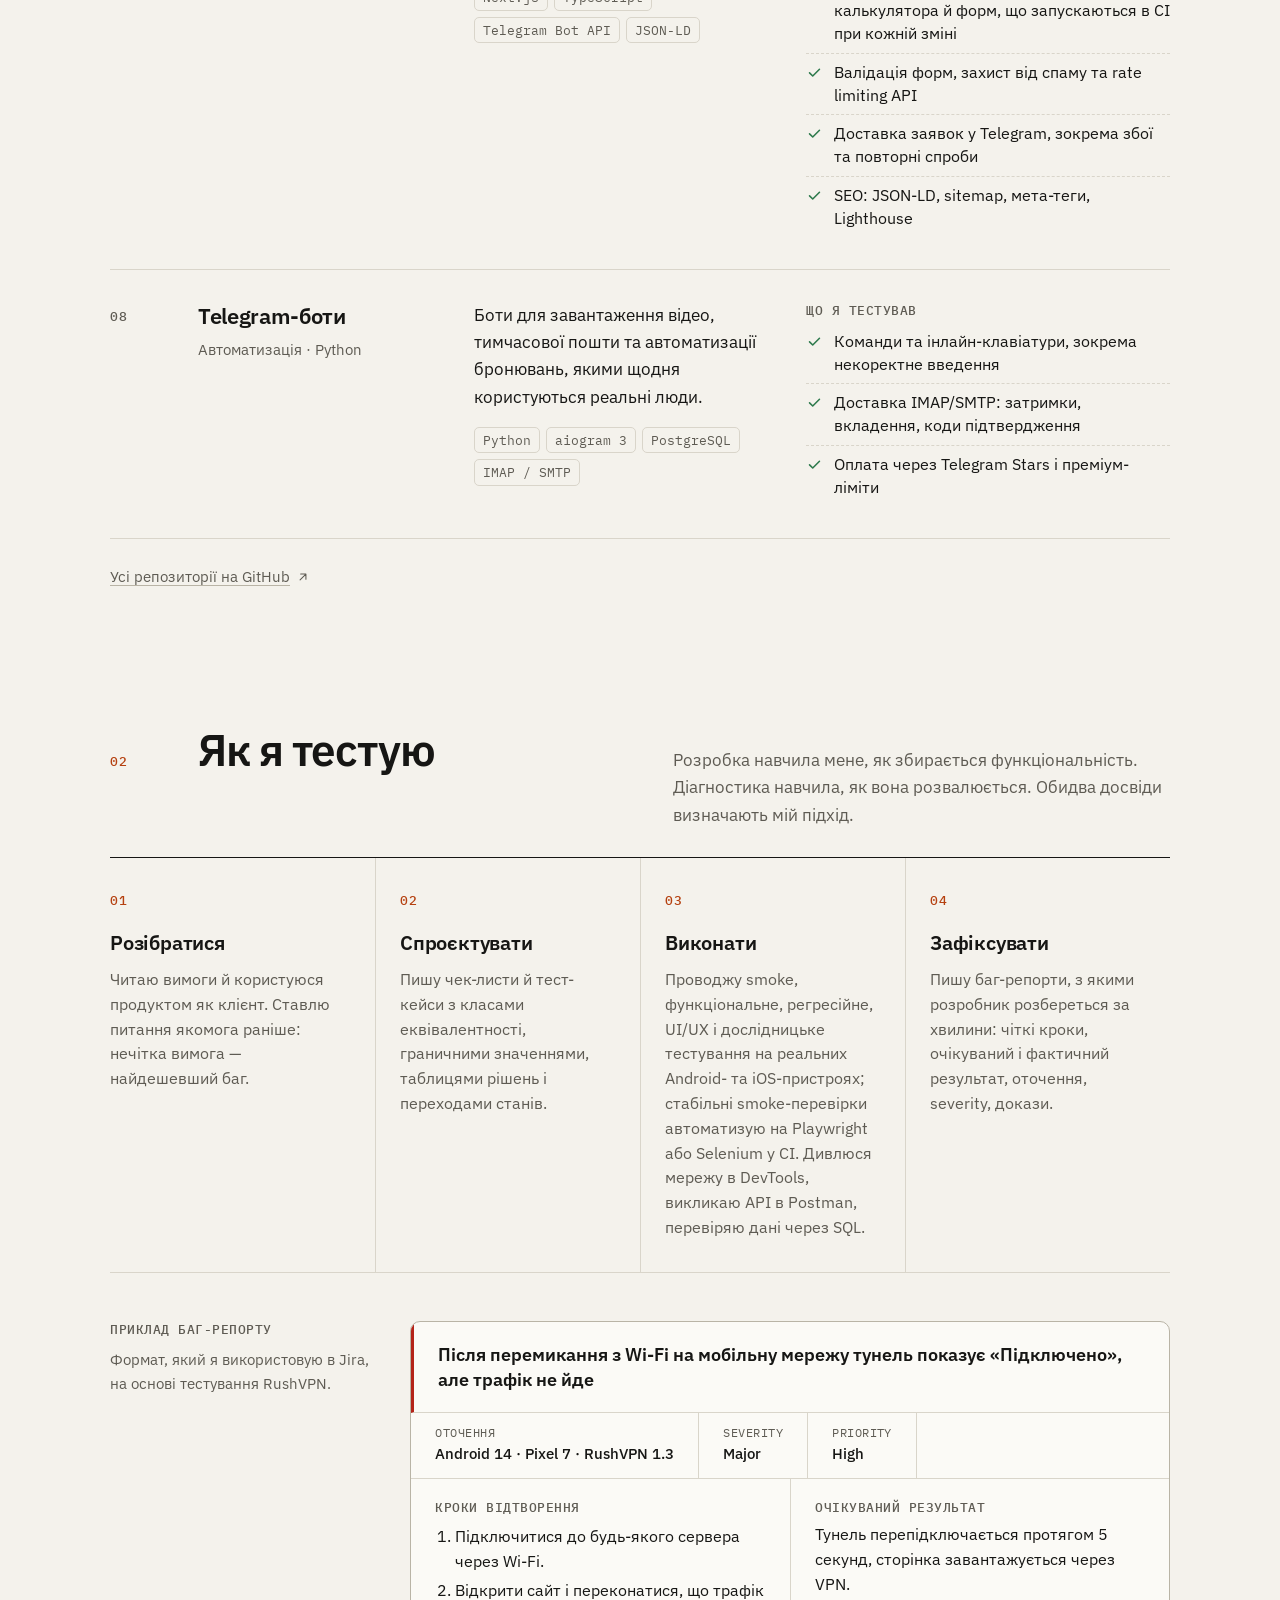
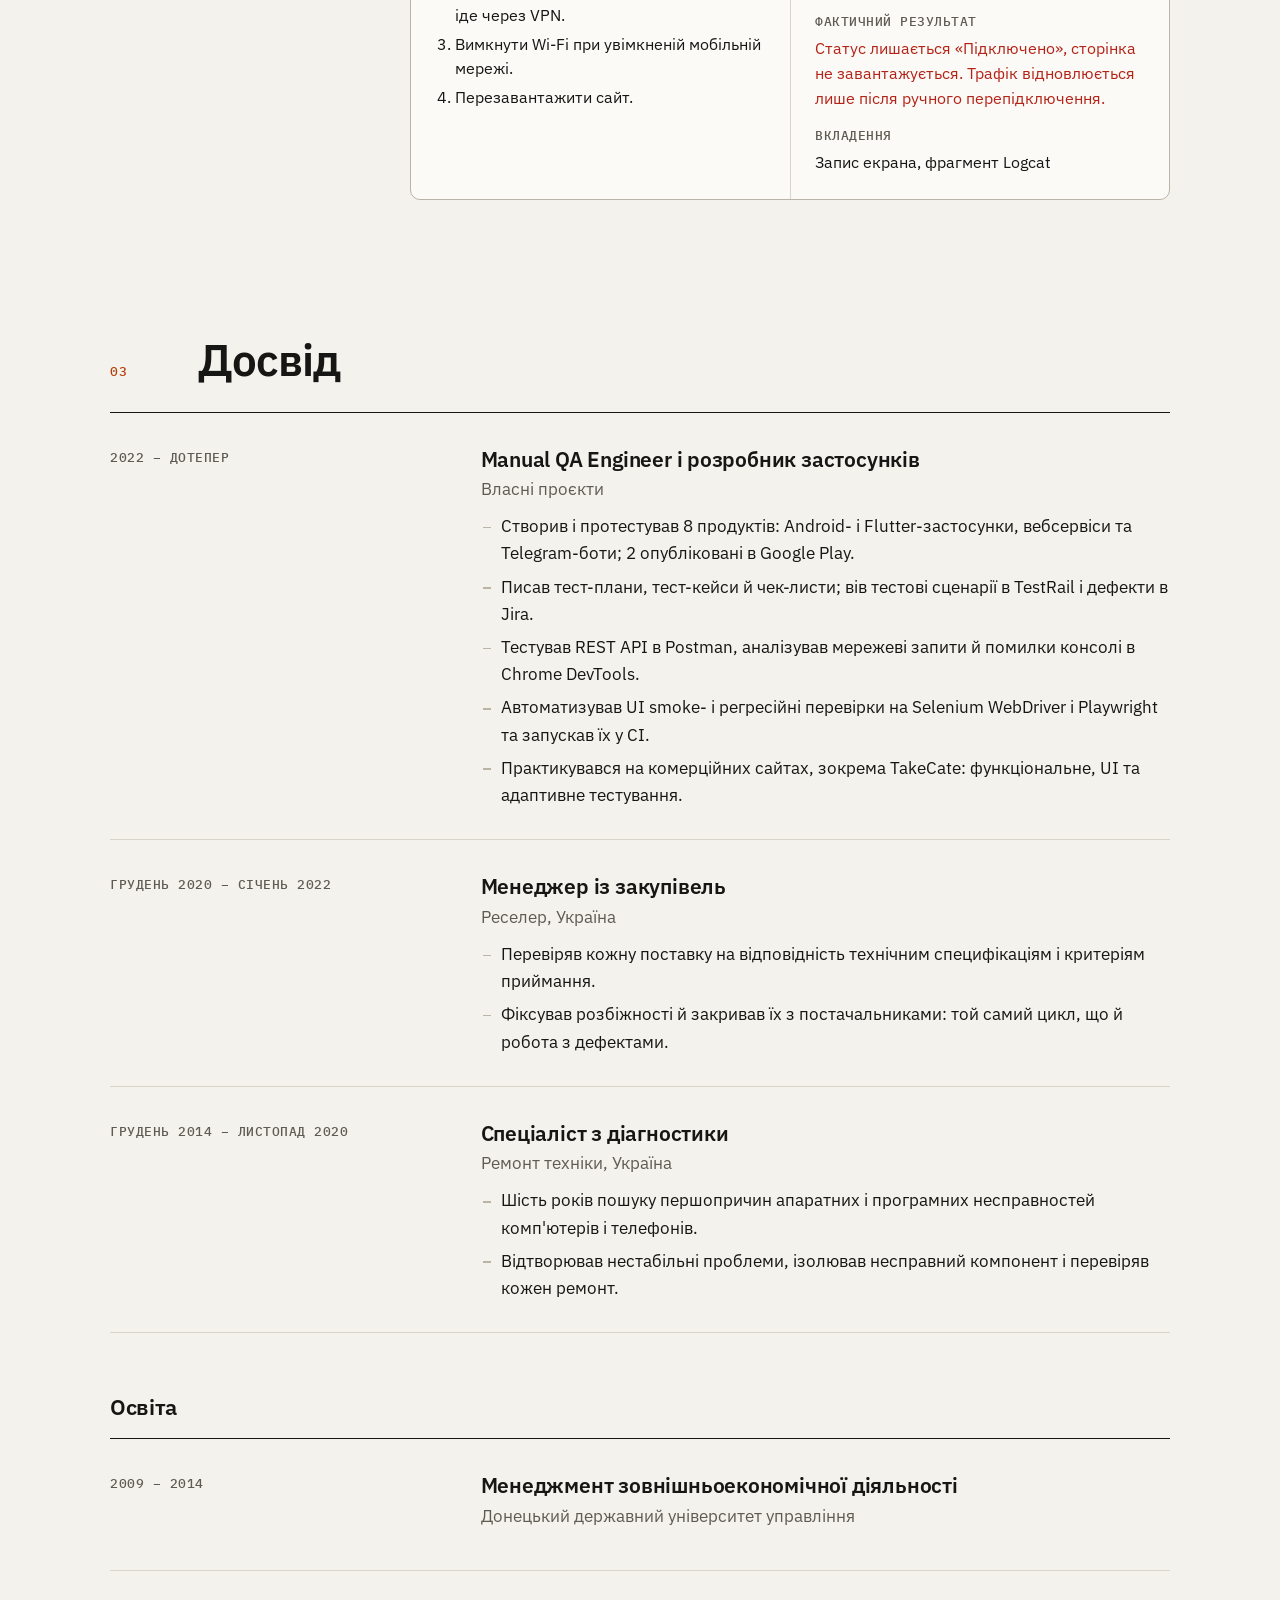
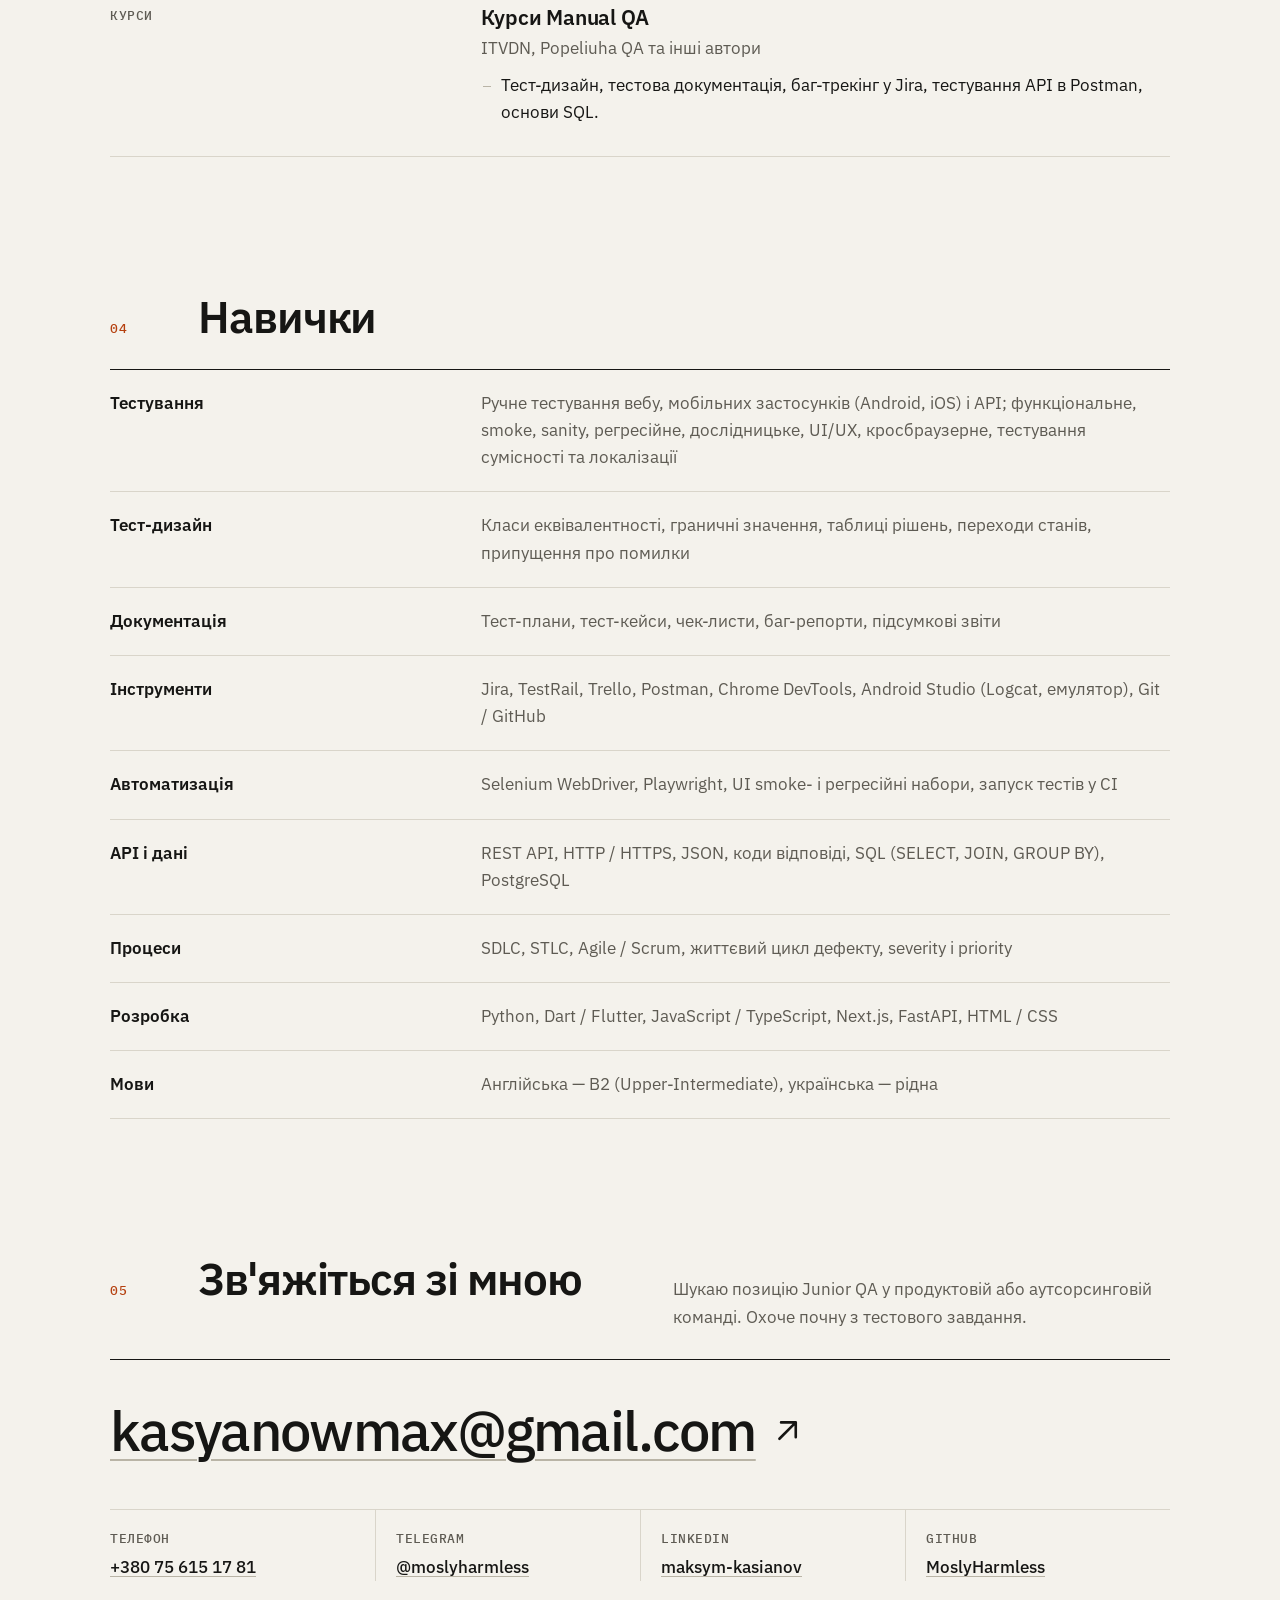
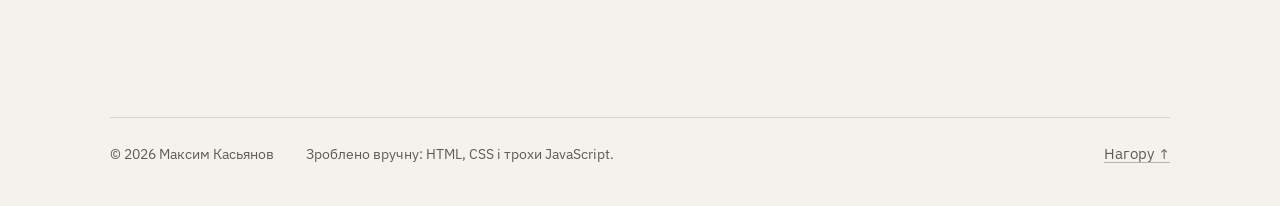
<file: uk/index.html>
<!doctype html>
<html lang="uk">
<head>
<meta charset="utf-8">
<meta name="viewport" content="width=device-width, initial-scale=1">
<title>Максим Касьянов — Manual QA Engineer (Web, Mobile, API) | Портфоліо</title>
<meta name="description" content="Manual QA Engineer у Житомирі: тестування вебу, мобільних застосунків і API, тест-дизайн, баг-репорти в Jira, Postman. Вісім застосунків створив і протестував, два в Google Play.">
<meta name="author" content="Максим Касьянов">
<link rel="canonical" href="https://moslyharmless.github.io/cv-portfolio/uk/">
<link rel="alternate" hreflang="en" href="https://moslyharmless.github.io/cv-portfolio/">
<link rel="alternate" hreflang="uk" href="https://moslyharmless.github.io/cv-portfolio/uk/">
<link rel="alternate" hreflang="x-default" href="https://moslyharmless.github.io/cv-portfolio/">
<meta name="theme-color" content="#f4f2ec" media="(prefers-color-scheme: light)">
<meta name="theme-color" content="#121211" media="(prefers-color-scheme: dark)">
<meta property="og:type" content="profile">
<meta property="og:site_name" content="Максим Касьянов">
<meta property="og:locale" content="uk_UA">
<meta property="og:locale:alternate" content="en_US">
<meta property="og:title" content="Максим Касьянов — Manual QA Engineer (Web, Mobile, API) | Портфоліо">
<meta property="og:description" content="Manual QA Engineer у Житомирі: тестування вебу, мобільних застосунків і API, тест-дизайн, баг-репорти в Jira, Postman. Вісім застосунків створив і протестував, два в Google Play.">
<meta property="og:url" content="https://moslyharmless.github.io/cv-portfolio/uk/">
<meta property="og:image" content="https://moslyharmless.github.io/cv-portfolio/og.png">
<meta property="og:image:width" content="1200">
<meta property="og:image:height" content="630">
<meta property="og:image:alt" content="Максим Касьянов — Manual QA Engineer · Web, Mobile та API">
<meta property="profile:first_name" content="Maksym">
<meta property="profile:last_name" content="Kasianov">
<meta name="twitter:card" content="summary_large_image">
<meta name="twitter:title" content="Максим Касьянов — Manual QA Engineer (Web, Mobile, API) | Портфоліо">
<meta name="twitter:description" content="Manual QA Engineer у Житомирі: тестування вебу, мобільних застосунків і API, тест-дизайн, баг-репорти в Jira, Postman. Вісім застосунків створив і протестував, два в Google Play.">
<meta name="twitter:image" content="https://moslyharmless.github.io/cv-portfolio/og.png">
<link rel="icon" href="../favicon.svg" type="image/svg+xml">
<link rel="preconnect" href="https://fonts.googleapis.com">
<link rel="preconnect" href="https://fonts.gstatic.com" crossorigin>
<link rel="stylesheet" href="https://fonts.googleapis.com/css2?family=IBM+Plex+Mono:wght@400;500&family=IBM+Plex+Sans:wght@400;500;600&display=swap">
<link rel="stylesheet" href="../assets/site.css">
<script>try{var s=localStorage.getItem("theme");if(s)document.documentElement.dataset.theme=s}catch(_){}document.documentElement.classList.add("js")</script>
<script src="../assets/site.js" defer></script>
<script type="application/ld+json">{"@context": "https://schema.org", "@graph": [{"@type": "Person", "@id": "https://moslyharmless.github.io/cv-portfolio/#person", "name": "Maksym Kasianov", "alternateName": ["Максим Касьянов", "Mosly"], "jobTitle": "Manual QA Engineer", "description": "Manual QA Engineer у Житомирі: тестування вебу, мобільних застосунків і API, тест-дизайн, баг-репорти в Jira, Postman. Вісім застосунків створив і протестував, два в Google Play.", "url": "https://moslyharmless.github.io/cv-portfolio/", "email": "mailto:kasyanowmax@gmail.com", "telephone": "+380756151781", "address": {"@type": "PostalAddress", "addressLocality": "Zhytomyr", "addressCountry": "UA"}, "knowsAbout": ["Manual testing", "Mobile testing", "Web testing", "API testing", "Regression testing", "Test design", "Test automation", "Selenium", "Playwright", "iOS testing", "Jira", "TestRail", "Postman", "Chrome DevTools", "SQL", "Python", "Flutter"], "knowsLanguage": ["uk", "en"], "alumniOf": {"@type": "CollegeOrUniversity", "name": "Donetsk State University of Management"}, "sameAs": ["https://github.com/MoslyHarmless", "https://www.linkedin.com/in/maksym-kasianov", "https://t.me/moslyharmless"]}, {"@type": "ProfilePage", "@id": "https://moslyharmless.github.io/cv-portfolio/uk/#page", "url": "https://moslyharmless.github.io/cv-portfolio/uk/", "name": "Максим Касьянов — Manual QA Engineer (Web, Mobile, API) | Портфоліо", "inLanguage": "uk", "mainEntity": {"@id": "https://moslyharmless.github.io/cv-portfolio/#person"}}]}</script>
</head>
<body>
<svg width="0" height="0" style="position:absolute" aria-hidden="true">
  <symbol id="i-arrow" viewBox="0 0 24 24"><path d="M7 17 17 7M8 7h9v9"/></symbol>
  <symbol id="i-down" viewBox="0 0 24 24"><path d="M12 4v15m-6-6 6 6 6-6"/></symbol>
  <symbol id="i-check" viewBox="0 0 24 24"><path d="m5 12.5 4.5 4.5L19 7.5"/></symbol>
  <symbol id="i-theme" viewBox="0 0 24 24"><circle cx="12" cy="12" r="8.5"/><path d="M12 3.5v17a8.5 8.5 0 0 0 0-17Z" fill="currentColor"/></symbol>
  <symbol id="i-menu" viewBox="0 0 24 24"><path d="M4 8h16M4 16h16"/></symbol>
</svg>
<a class="skip" href="#main">Перейти до змісту</a>
<header class="site-header">
  <div class="wrap header-row">
    <a class="brand" href="#top" aria-label="Максим Касьянов"><span class="brand-mark">MK</span><span class="brand-name">Максим Касьянов</span></a>
    <nav class="nav" id="nav" aria-label="Меню"><ul><li><a href="#work">Проєкти</a></li><li><a href="#approach">Підхід</a></li><li><a href="#experience">Досвід</a></li><li><a href="#skills">Навички</a></li><li><a href="#contact">Контакти</a></li></ul></nav>
    <div class="header-tools">
      <a class="tool lang" href="../" hreflang="en" lang="en" title="English version">EN</a>
      <button class="tool" type="button" data-theme-toggle aria-label="Змінити тему"><svg class="icon" aria-hidden="true"><use href="#i-theme"/></svg></button>
      <button class="tool menu-toggle" type="button" aria-controls="nav" aria-expanded="false" aria-label="Меню"><svg class="icon" aria-hidden="true"><use href="#i-menu"/></svg></button>
    </div>
  </div>
</header>
<main id="main" tabindex="-1">
<section class="hero wrap" id="top" aria-labelledby="name">
  <div class="hero-main">
    <p class="eyebrow">Manual QA Engineer · Web, Mobile та API</p>
    <h1 id="name">Максим Касьянов</h1>
    <p class="lead">Я тестую веб, мобільні застосунки (Android, iOS) та API, а ще створюю їх сам. Вісім власних продуктів, два з них у Google Play, навчили мене бачити, де програма ламається, і описувати баг так, щоб його швидко виправили.</p>
    <div class="actions">
      <a class="btn btn-primary" href="../cv/CV_Maksym_Kasianov_QA_UA.pdf" download><svg class="icon" aria-hidden="true"><use href="#i-down"/></svg>Завантажити резюме <span class="btn-meta">PDF</span></a>
      <a class="btn" href="https://t.me/moslyharmless" target="_blank" rel="noopener">Написати в Telegram</a>
    </div>
  </div>
  <aside class="profile" aria-label="Профіль">
    <p class="profile-label">Профіль</p>
    <dl><div><dt>Роль</dt><dd>Junior Manual QA Engineer</dd></div><div><dt>Фокус</dt><dd>Android · iOS · Web · API</dd></div><div><dt>Локація</dt><dd>Житомир, Україна · UTC+2</dd></div><div><dt>Формат</dt><dd>Віддалено, гібрид або офіс</dd></div><div><dt>Англійська</dt><dd>B2 · Upper-Intermediate</dd></div><div><dt>Статус</dt><dd><span class="dot" aria-hidden="true"></span>Відкритий до пропозицій</dd></div></dl>
  </aside>
  <ul class="facts"><li><span class="fact-num">8</span><span class="fact-text">продуктів спроєктував, створив і протестував</span></li><li><span class="fact-num">2</span><span class="fact-text">Android-застосунки опубліковані в Google Play</span></li><li><span class="fact-num">6 р.</span><span class="fact-text">діагностики апаратних і програмних несправностей</span></li></ul>
</section>
<section class="section wrap" id="work" aria-labelledby="work-title">
  <div class="section-head"><span class="section-num">01</span><h2 id="work-title">Проєкти</h2><p class="section-intro">Застосунки, які я створив і протестував сам. Для кожного: що він робить і що я перевіряв перед релізом.</p></div>
  <div class="projects"><article class="project reveal" id="offer-ai">
  <div class="project-id">
    <span class="project-num">01</span>
    <h3>Offer AI</h3>
    <p class="project-kind">Конструктор резюме з ШІ · Android</p>
    <p class="project-links"><a href="https://play.google.com/store/apps/details?id=com.maksymkasianov.offerai" target="_blank" rel="noopener">Google Play<svg class="icon" aria-hidden="true"><use href="#i-arrow"/></svg></a><a href="https://moslyharmless.github.io/" target="_blank" rel="noopener">Сайт<svg class="icon" aria-hidden="true"><use href="#i-arrow"/></svg></a></p>
  </div>
  <div class="project-body">
    <p>Перетворює досвід користувача на резюме та супровідний лист за допомогою OpenAI, перекладає їх і експортує у PDF та DOCX, зручні для ATS. Опублікований у Google Play.</p>
    <ul class="tags" aria-label="Stack"><li>Android</li><li>FastAPI</li><li>OpenAI API</li><li>PostgreSQL</li><li>PDF / DOCX</li></ul>
  </div>
  <div class="project-checks">
    <p class="mini-label">Що я тестував</p>
    <ul><li><svg class="icon" aria-hidden="true"><use href="#i-check"/></svg><span>Валідація кожного поля форми: обов&#x27;язкові поля, обмеження довжини, кирилиця та спецсимволи</span></li><li><svg class="icon" aria-hidden="true"><use href="#i-check"/></svg><span>Експорт PDF і DOCX: верстка, шрифти та кодування для англійських і українських резюме</span></li><li><svg class="icon" aria-hidden="true"><use href="#i-check"/></svg><span>Відповіді ШІ: вигадані факти, зламане форматування, якість перекладу</span></li><li><svg class="icon" aria-hidden="true"><use href="#i-check"/></svg><span>API бекенду в Postman: коди відповіді, тіла помилок, таймаути</span></li></ul>
  </div>
</article><article class="project reveal" id="rushvpn">
  <div class="project-id">
    <span class="project-num">02</span>
    <h3>RushVPN</h3>
    <p class="project-kind">VPN-клієнт · Android</p>
    <p class="project-links"><a href="https://play.google.com/store/apps/details?id=com.rushvpn.ukr" target="_blank" rel="noopener">Google Play<svg class="icon" aria-hidden="true"><use href="#i-arrow"/></svg></a><a href="https://moslyharmless.github.io/rush-vpn-website/" target="_blank" rel="noopener">Сайт<svg class="icon" aria-hidden="true"><use href="#i-arrow"/></svg></a></p>
  </div>
  <div class="project-body">
    <p>Швидкий VPN-клієнт на WireGuard із преміум-підпискою через RevenueCat. Опублікований у Google Play.</p>
    <ul class="tags" aria-label="Stack"><li>Android</li><li>WireGuard</li><li>RevenueCat</li><li>AdMob</li></ul>
  </div>
  <div class="project-checks">
    <p class="mini-label">Що я тестував</p>
    <ul><li><svg class="icon" aria-hidden="true"><use href="#i-check"/></svg><span>Перемикання між Wi-Fi і мобільною мережею: автоперепідключення та стани тунелю</span></li><li><svg class="icon" aria-hidden="true"><use href="#i-check"/></svg><span>Купівля, відновлення та закінчення підписки в пісочниці RevenueCat</span></li><li><svg class="icon" aria-hidden="true"><use href="#i-check"/></svg><span>Онбординг і системний дозвіл на VPN, зокрема сценарій відмови</span></li><li><svg class="icon" aria-hidden="true"><use href="#i-check"/></svg><span>Реклама не заважає основним діям; наскрізна перевірка UI/UX</span></li></ul>
  </div>
</article><article class="project reveal" id="nutriscan">
  <div class="project-id">
    <span class="project-num">03</span>
    <h3>NutriScan AI</h3>
    <p class="project-kind">Сканер штрихкодів · Mobile</p>
    
  </div>
  <div class="project-body">
    <p>Сканує штрихкод продукту й позначає алергени та небезпечні інгредієнти на основі Open Food Facts і власного бекенду.</p>
    <ul class="tags" aria-label="Stack"><li>Flutter</li><li>Dart</li><li>FastAPI</li><li>Open Food Facts API</li></ul>
  </div>
  <div class="project-checks">
    <p class="mini-label">Що я тестував</p>
    <ul><li><svg class="icon" aria-hidden="true"><use href="#i-check"/></svg><span>Розпізнавання штрихкодів при слабкому світлі, відблисках, на вигнутих і пошкоджених етикетках</span></li><li><svg class="icon" aria-hidden="true"><use href="#i-check"/></svg><span>Поведінка, коли продукту немає в Open Food Facts</span></li><li><svg class="icon" aria-hidden="true"><use href="#i-check"/></svg><span>Попередження про алергени та медичний дисклеймер</span></li><li><svg class="icon" aria-hidden="true"><use href="#i-check"/></svg><span>GDPR: згода, видалення даних, політика конфіденційності</span></li></ul>
  </div>
</article><article class="project reveal" id="aurora">
  <div class="project-id">
    <span class="project-num">04</span>
    <h3>Interview AI — Aurora</h3>
    <p class="project-kind">Симулятор співбесід з ШІ · Mobile</p>
    
  </div>
  <div class="project-body">
    <p>Тренування співбесід з ШІ-інтерв&#x27;юером голосом або текстом.</p>
    <ul class="tags" aria-label="Stack"><li>Mobile</li><li>Speech-to-Text</li><li>LLM API</li><li>Subscriptions</li></ul>
  </div>
  <div class="project-checks">
    <p class="mini-label">Що я тестував</p>
    <ul><li><svg class="icon" aria-hidden="true"><use href="#i-check"/></svg><span>Точність Speech-to-Text з акцентом, фоновим шумом і довгими відповідями</span></li><li><svg class="icon" aria-hidden="true"><use href="#i-check"/></svg><span>Втрата мережі посеред сесії та її відновлення</span></li><li><svg class="icon" aria-hidden="true"><use href="#i-check"/></svg><span>Ліміти кредитів і підписки, граничні значення при нулі кредитів</span></li><li><svg class="icon" aria-hidden="true"><use href="#i-check"/></svg><span>Доречність і тон уточнювальних питань інтерв&#x27;юера</span></li></ul>
  </div>
</article><article class="project reveal" id="razom">
  <div class="project-id">
    <span class="project-num">05</span>
    <h3>Razom Car Sharing</h3>
    <p class="project-kind">Каршеринг · Mobile</p>
    
  </div>
  <div class="project-body">
    <p>Пошук авто поруч на мапі, фільтри та оренда; реєстрація з перевіркою документів.</p>
    <ul class="tags" aria-label="Stack"><li>Flutter</li><li>Maps</li><li>Document upload</li></ul>
  </div>
  <div class="project-checks">
    <p class="mini-label">Що я тестував</p>
    <ul><li><svg class="icon" aria-hidden="true"><use href="#i-check"/></svg><span>Реєстрація та вхід: позитивні, негативні сценарії та граничні значення</span></li><li><svg class="icon" aria-hidden="true"><use href="#i-check"/></svg><span>Завантаження документів: типи файлів, обмеження розміру, безпечна обробка персональних даних</span></li><li><svg class="icon" aria-hidden="true"><use href="#i-check"/></svg><span>Пошук на мапі, фільтри та повний цикл оренди від бронювання до повернення</span></li></ul>
  </div>
</article><article class="project reveal" id="voxflow">
  <div class="project-id">
    <span class="project-num">06</span>
    <h3>VoxFlow</h3>
    <p class="project-kind">Голос у задачі · Web</p>
    <p class="project-links"><a href="https://moslyharmless.github.io/VoxFlow/" target="_blank" rel="noopener">Сайт<svg class="icon" aria-hidden="true"><use href="#i-arrow"/></svg></a></p>
  </div>
  <div class="project-body">
    <p>Застосунок для продуктивності з фокусом на приватність: перетворює голосові нотатки на структуровані задачі й плани.</p>
    <ul class="tags" aria-label="Stack"><li>JavaScript</li><li>HTML / CSS</li><li>Web Audio</li></ul>
  </div>
  <div class="project-checks">
    <p class="mini-label">Що я тестував</p>
    <ul><li><svg class="icon" aria-hidden="true"><use href="#i-check"/></svg><span>Дозвіл на мікрофон, зокрема сценарій відмови</span></li><li><svg class="icon" aria-hidden="true"><use href="#i-check"/></svg><span>Довгі хаотичні нотатки розбиваються на зрозумілі задачі</span></li><li><svg class="icon" aria-hidden="true"><use href="#i-check"/></svg><span>Адаптивна верстка в мобільних і десктопних браузерах</span></li></ul>
  </div>
</article><article class="project reveal" id="colorium">
  <div class="project-id">
    <span class="project-num">07</span>
    <h3>ColoriumPremium</h3>
    <p class="project-kind">Сайт послуги · Next.js</p>
    <p class="project-links"><a href="https://moslyharmless.github.io/siteColorium/" target="_blank" rel="noopener">Сайт<svg class="icon" aria-hidden="true"><use href="#i-arrow"/></svg></a></p>
  </div>
  <div class="project-body">
    <p>Сайт преміального фарбування шпалер із калькулятором вартості та доставкою заявок у Telegram.</p>
    <ul class="tags" aria-label="Stack"><li>Next.js</li><li>TypeScript</li><li>Telegram Bot API</li><li>JSON-LD</li></ul>
  </div>
  <div class="project-checks">
    <p class="mini-label">Що я тестував</p>
    <ul><li><svg class="icon" aria-hidden="true"><use href="#i-check"/></svg><span>Логіка калькулятора: класи еквівалентності та граничні значення</span></li><li><svg class="icon" aria-hidden="true"><use href="#i-check"/></svg><span>Smoke-тести на Playwright для калькулятора й форм, що запускаються в CI при кожній зміні</span></li><li><svg class="icon" aria-hidden="true"><use href="#i-check"/></svg><span>Валідація форм, захист від спаму та rate limiting API</span></li><li><svg class="icon" aria-hidden="true"><use href="#i-check"/></svg><span>Доставка заявок у Telegram, зокрема збої та повторні спроби</span></li><li><svg class="icon" aria-hidden="true"><use href="#i-check"/></svg><span>SEO: JSON-LD, sitemap, мета-теги, Lighthouse</span></li></ul>
  </div>
</article><article class="project reveal" id="bots">
  <div class="project-id">
    <span class="project-num">08</span>
    <h3>Telegram-боти</h3>
    <p class="project-kind">Автоматизація · Python</p>
    
  </div>
  <div class="project-body">
    <p>Боти для завантаження відео, тимчасової пошти та автоматизації бронювань, якими щодня користуються реальні люди.</p>
    <ul class="tags" aria-label="Stack"><li>Python</li><li>aiogram 3</li><li>PostgreSQL</li><li>IMAP / SMTP</li></ul>
  </div>
  <div class="project-checks">
    <p class="mini-label">Що я тестував</p>
    <ul><li><svg class="icon" aria-hidden="true"><use href="#i-check"/></svg><span>Команди та інлайн-клавіатури, зокрема некоректне введення</span></li><li><svg class="icon" aria-hidden="true"><use href="#i-check"/></svg><span>Доставка IMAP/SMTP: затримки, вкладення, коди підтвердження</span></li><li><svg class="icon" aria-hidden="true"><use href="#i-check"/></svg><span>Оплата через Telegram Stars і преміум-ліміти</span></li></ul>
  </div>
</article></div>
  <p class="more"><a class="text-link" href="https://github.com/MoslyHarmless?tab=repositories" target="_blank" rel="noopener">Усі репозиторії на GitHub<svg class="icon" aria-hidden="true"><use href="#i-arrow"/></svg></a></p>
</section>
<section class="section wrap" id="approach" aria-labelledby="approach-title">
  <div class="section-head"><span class="section-num">02</span><h2 id="approach-title">Як я тестую</h2><p class="section-intro">Розробка навчила мене, як збирається функціональність. Діагностика навчила, як вона розвалюється. Обидва досвіди визначають мій підхід.</p></div>
  <ol class="steps"><li class="reveal"><span class="step-num">01</span><h3>Розібратися</h3><p>Читаю вимоги й користуюся продуктом як клієнт. Ставлю питання якомога раніше: нечітка вимога — найдешевший баг.</p></li><li class="reveal"><span class="step-num">02</span><h3>Спроєктувати</h3><p>Пишу чек-листи й тест-кейси з класами еквівалентності, граничними значеннями, таблицями рішень і переходами станів.</p></li><li class="reveal"><span class="step-num">03</span><h3>Виконати</h3><p>Проводжу smoke, функціональне, регресійне, UI/UX і дослідницьке тестування на реальних Android- та iOS-пристроях; стабільні smoke-перевірки автоматизую на Playwright або Selenium у CI. Дивлюся мережу в DevTools, викликаю API в Postman, перевіряю дані через SQL.</p></li><li class="reveal"><span class="step-num">04</span><h3>Зафіксувати</h3><p>Пишу баг-репорти, з якими розробник розбереться за хвилини: чіткі кроки, очікуваний і фактичний результат, оточення, severity, докази.</p></li></ol>
  <figure class="bug reveal">
    <figcaption><span class="mini-label">Приклад баг-репорту</span><span class="bug-note">Формат, який я використовую в Jira, на основі тестування RushVPN.</span></figcaption>
    <div class="bug-card">
      <p class="bug-title">Після перемикання з Wi-Fi на мобільну мережу тунель показує «Підключено», але трафік не йде</p>
      <dl class="bug-fields"><div><dt>Оточення</dt><dd>Android 14 · Pixel 7 · RushVPN 1.3</dd></div><div><dt>Severity</dt><dd>Major</dd></div><div><dt>Priority</dt><dd>High</dd></div></dl>
      <div class="bug-grid">
        <div><p class="mini-label">Кроки відтворення</p><ol><li>Підключитися до будь-якого сервера через Wi-Fi.</li><li>Відкрити сайт і переконатися, що трафік іде через VPN.</li><li>Вимкнути Wi-Fi при увімкненій мобільній мережі.</li><li>Перезавантажити сайт.</li></ol></div>
        <div>
          <p class="mini-label">Очікуваний результат</p><p>Тунель перепідключається протягом 5 секунд, сторінка завантажується через VPN.</p>
          <p class="mini-label">Фактичний результат</p><p class="bug-actual">Статус лишається «Підключено», сторінка не завантажується. Трафік відновлюється лише після ручного перепідключення.</p>
          <p class="mini-label">Вкладення</p><p>Запис екрана, фрагмент Logcat</p>
        </div>
      </div>
    </div>
  </figure>
</section>
<section class="section wrap" id="experience" aria-labelledby="experience-title">
  <div class="section-head"><span class="section-num">03</span><h2 id="experience-title">Досвід</h2></div>
  <ol class="jobs"><li class="job reveal">
  <p class="job-period">2022 – дотепер</p>
  <div><h3>Manual QA Engineer і розробник застосунків</h3><p class="job-org">Власні проєкти</p><ul><li>Створив і протестував 8 продуктів: Android- і Flutter-застосунки, вебсервіси та Telegram-боти; 2 опубліковані в Google Play.</li><li>Писав тест-плани, тест-кейси й чек-листи; вів тестові сценарії в TestRail і дефекти в Jira.</li><li>Тестував REST API в Postman, аналізував мережеві запити й помилки консолі в Chrome DevTools.</li><li>Автоматизував UI smoke- і регресійні перевірки на Selenium WebDriver і Playwright та запускав їх у CI.</li><li>Практикувався на комерційних сайтах, зокрема TakeCate: функціональне, UI та адаптивне тестування.</li></ul></div>
</li><li class="job reveal">
  <p class="job-period">Грудень 2020 – Січень 2022</p>
  <div><h3>Менеджер із закупівель</h3><p class="job-org">Реселер, Україна</p><ul><li>Перевіряв кожну поставку на відповідність технічним специфікаціям і критеріям приймання.</li><li>Фіксував розбіжності й закривав їх з постачальниками: той самий цикл, що й робота з дефектами.</li></ul></div>
</li><li class="job reveal">
  <p class="job-period">Грудень 2014 – Листопад 2020</p>
  <div><h3>Спеціаліст з діагностики</h3><p class="job-org">Ремонт техніки, Україна</p><ul><li>Шість років пошуку першопричин апаратних і програмних несправностей комп&#x27;ютерів і телефонів.</li><li>Відтворював нестабільні проблеми, ізолював несправний компонент і перевіряв кожен ремонт.</li></ul></div>
</li></ol>
  <h3 class="sub-head reveal">Освіта</h3>
  <ol class="jobs"><li class="job reveal">
  <p class="job-period">2009 – 2014</p>
  <div><h3>Менеджмент зовнішньоекономічної діяльності</h3><p class="job-org">Донецький державний університет управління</p></div>
</li><li class="job reveal">
  <p class="job-period">Курси</p>
  <div><h3>Курси Manual QA</h3><p class="job-org">ITVDN, Popeliuha QA та інші автори</p><ul><li>Тест-дизайн, тестова документація, баг-трекінг у Jira, тестування API в Postman, основи SQL.</li></ul></div>
</li></ol>
</section>
<section class="section wrap" id="skills" aria-labelledby="skills-title">
  <div class="section-head"><span class="section-num">04</span><h2 id="skills-title">Навички</h2></div>
  <dl class="skills"><div class="reveal"><dt>Тестування</dt><dd>Ручне тестування вебу, мобільних застосунків (Android, iOS) і API; функціональне, smoke, sanity, регресійне, дослідницьке, UI/UX, кросбраузерне, тестування сумісності та локалізації</dd></div><div class="reveal"><dt>Тест-дизайн</dt><dd>Класи еквівалентності, граничні значення, таблиці рішень, переходи станів, припущення про помилки</dd></div><div class="reveal"><dt>Документація</dt><dd>Тест-плани, тест-кейси, чек-листи, баг-репорти, підсумкові звіти</dd></div><div class="reveal"><dt>Інструменти</dt><dd>Jira, TestRail, Trello, Postman, Chrome DevTools, Android Studio (Logcat, емулятор), Git / GitHub</dd></div><div class="reveal"><dt>Автоматизація</dt><dd>Selenium WebDriver, Playwright, UI smoke- і регресійні набори, запуск тестів у CI</dd></div><div class="reveal"><dt>API і дані</dt><dd>REST API, HTTP / HTTPS, JSON, коди відповіді, SQL (SELECT, JOIN, GROUP BY), PostgreSQL</dd></div><div class="reveal"><dt>Процеси</dt><dd>SDLC, STLC, Agile / Scrum, життєвий цикл дефекту, severity і priority</dd></div><div class="reveal"><dt>Розробка</dt><dd>Python, Dart / Flutter, JavaScript / TypeScript, Next.js, FastAPI, HTML / CSS</dd></div><div class="reveal"><dt>Мови</dt><dd>Англійська — B2 (Upper-Intermediate), українська — рідна</dd></div></dl>
</section>
<section class="section wrap contact" id="contact" aria-labelledby="contact-title">
  <div class="section-head"><span class="section-num">05</span><h2 id="contact-title">Зв&#x27;яжіться зі мною</h2><p class="section-intro">Шукаю позицію Junior QA у продуктовій або аутсорсинговій команді. Охоче почну з тестового завдання.</p></div>
  <a class="contact-mail" href="mailto:kasyanowmax@gmail.com">kasyanowmax@gmail.com<svg class="icon" aria-hidden="true"><use href="#i-arrow"/></svg></a>
  <ul class="contact-list"><li><span class="mini-label">Телефон</span><a href="tel:+380756151781">+380 75 615 17 81</a></li><li><span class="mini-label">Telegram</span><a href="https://t.me/moslyharmless" target="_blank" rel="noopener">@moslyharmless</a></li><li><span class="mini-label">LinkedIn</span><a href="https://www.linkedin.com/in/maksym-kasianov" target="_blank" rel="noopener">maksym-kasianov</a></li><li><span class="mini-label">GitHub</span><a href="https://github.com/MoslyHarmless" target="_blank" rel="noopener">MoslyHarmless</a></li></ul>
</section>
</main>
<footer class="site-footer"><div class="wrap"><div class="footer-row">
  <p>© <span data-year>2026</span> Максим Касьянов</p>
  <p class="footer-note">Зроблено вручну: HTML, CSS і трохи JavaScript.</p>
  <a class="text-link" href="#top">Нагору ↑</a>
</div></div></footer>
</body>
</html>
</file>
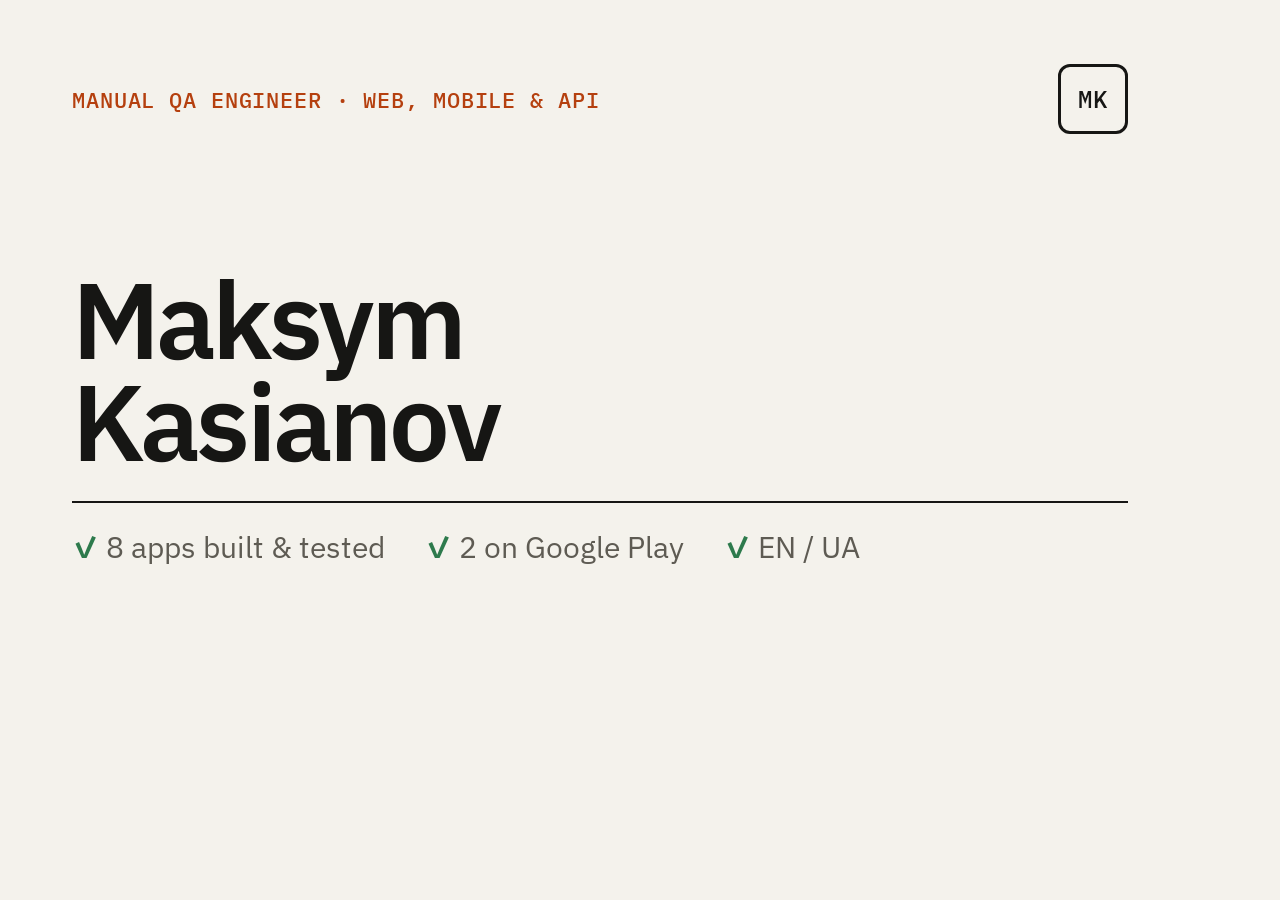
<file: og.html>
<!doctype html>
<!-- Source for og.png (1200x630). Rendered by `python build.py --pdf`. -->
<html lang="en">
<head>
<meta charset="utf-8">
<meta name="robots" content="noindex">
<link rel="stylesheet" href="https://fonts.googleapis.com/css2?family=IBM+Plex+Mono:wght@500&family=IBM+Plex+Sans:wght@400;600&display=block">
<style>
  html, body { margin: 0; width: 1200px; height: 630px; overflow: hidden; }
  body { background: #f4f2ec; color: #161614; font-family: "IBM Plex Sans", Arial, sans-serif; position: relative; }
  .box { position: absolute; inset: 64px 72px; display: flex; flex-direction: column; }
  .top { display: flex; justify-content: space-between; align-items: center; font: 500 22px "IBM Plex Mono", monospace; letter-spacing: .04em; text-transform: uppercase; color: #b5400f; }
  .mark { width: 64px; height: 64px; border: 3px solid #161614; border-radius: 12px; display: grid; place-items: center; color: #161614; font-size: 24px; }
  h1 { margin: auto 0 0; font-size: 108px; line-height: .95; font-weight: 600; letter-spacing: -.035em; }
  p { margin: 28px 0 0; padding-top: 24px; border-top: 2px solid #161614; font-size: 30px; color: #5e5b53; display: flex; gap: 40px; }
  p span::before { content: "✓ "; color: #2d7a4c; font-weight: 600; }
</style>
</head>
<body>
  <div class="box">
    <div class="top"><span>Manual QA Engineer · Web, Mobile &amp; API</span><span class="mark">MK</span></div>
    <h1>Maksym<br>Kasianov</h1>
    <p><span>8 apps built &amp; tested</span><span>2 on Google Play</span><span>EN / UA</span></p>
  </div>
</body>
</html>
</file>
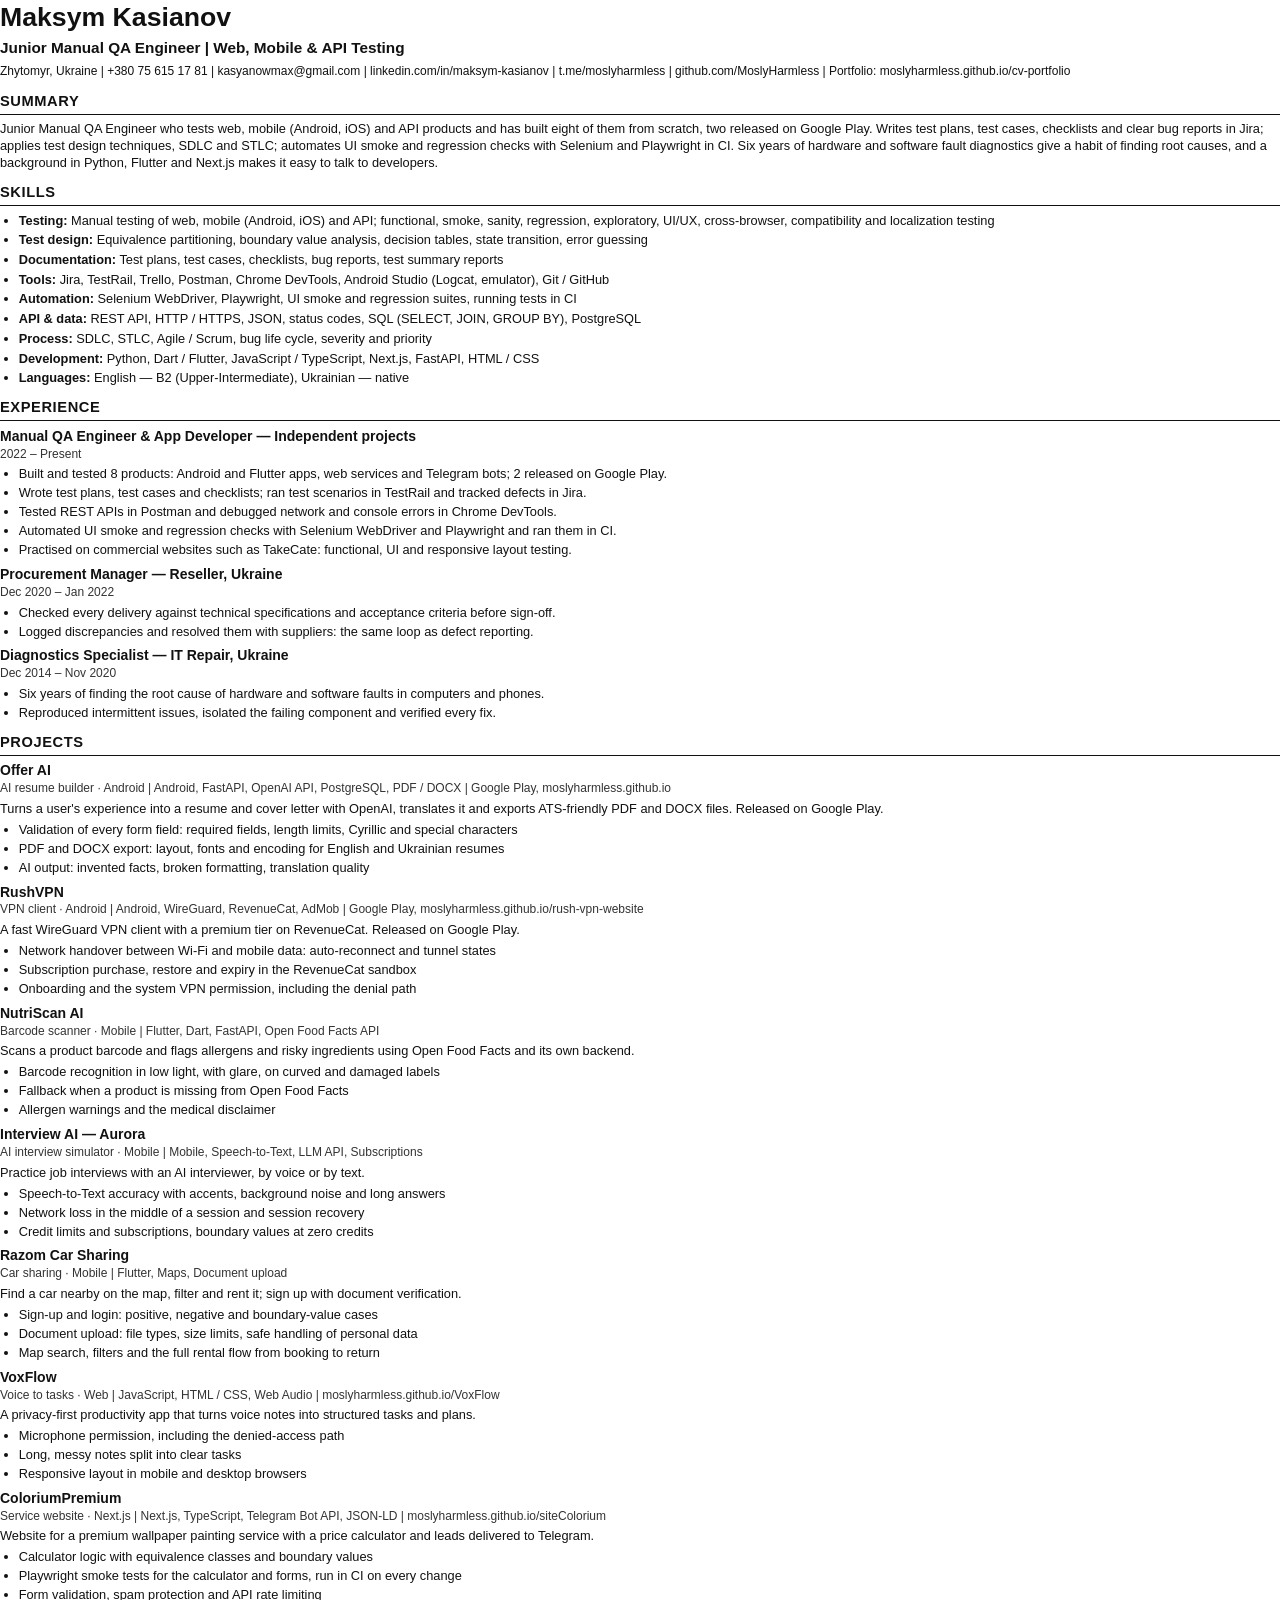
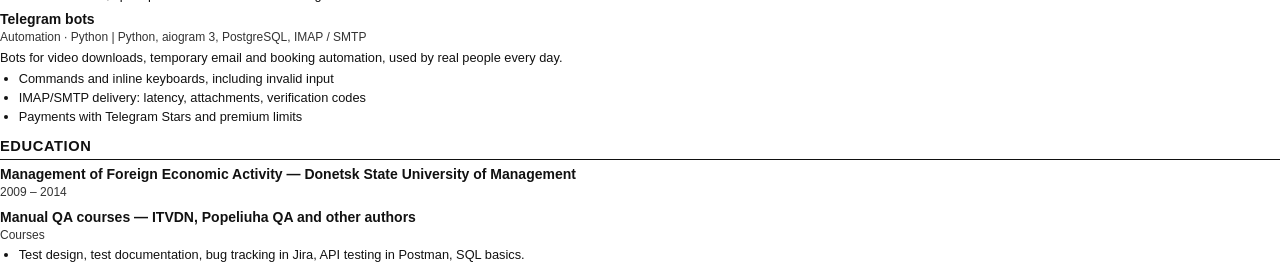
<file: cv/print/en.html>
<!doctype html>
<html lang="en"><head><meta charset="utf-8"><meta name="robots" content="noindex">
<title>Maksym Kasianov — CV</title>
<style>
@page { size: A4; margin: 10mm 14mm; }
body { font-family: Arial, Helvetica, sans-serif; font-size: 9.6pt; line-height: 1.33; color: #111; margin: 0; }
h1 { font-size: 20pt; margin: 0; }
.title { font-size: 11.5pt; font-weight: bold; margin: 2pt 0 4pt; }
.contact { font-size: 9pt; margin: 0 0 6pt; }
h2 { font-size: 11pt; text-transform: uppercase; letter-spacing: .04em; border-bottom: 1px solid #111; padding-bottom: 2pt; margin: 9pt 0 4pt; }
h3 { font-size: 10.5pt; margin: 0; }
.meta { font-size: 9pt; color: #333; margin: 1pt 0 2pt; }
p { margin: 0 0 3pt; }
ul { margin: 0; padding-left: 14pt; }
li { margin: 0 0 1.5pt; }
a { color: inherit; text-decoration: none; }
.item { margin-bottom: 5pt; break-inside: avoid; }
.skills li { margin-bottom: 2pt; }
</style></head>
<body>
<h1>Maksym Kasianov</h1>
<p class="title">Junior Manual QA Engineer | Web, Mobile &amp; API Testing</p>
<p class="contact">Zhytomyr, Ukraine | <a href="tel:+380756151781">+380 75 615 17 81</a> | <a href="mailto:kasyanowmax@gmail.com">kasyanowmax@gmail.com</a> | <a href="https://www.linkedin.com/in/maksym-kasianov">linkedin.com/in/maksym-kasianov</a> | <a href="https://t.me/moslyharmless">t.me/moslyharmless</a> | <a href="https://github.com/MoslyHarmless">github.com/MoslyHarmless</a> | Portfolio: <a href="https://moslyharmless.github.io/cv-portfolio/">moslyharmless.github.io/cv-portfolio</a></p>
<h2>Summary</h2>
<p>Junior Manual QA Engineer who tests web, mobile (Android, iOS) and API products and has built eight of them from scratch, two released on Google Play. Writes test plans, test cases, checklists and clear bug reports in Jira; applies test design techniques, SDLC and STLC; automates UI smoke and regression checks with Selenium and Playwright in CI. Six years of hardware and software fault diagnostics give a habit of finding root causes, and a background in Python, Flutter and Next.js makes it easy to talk to developers.</p>
<h2>Skills</h2>
<ul class="skills"><li><b>Testing:</b> Manual testing of web, mobile (Android, iOS) and API; functional, smoke, sanity, regression, exploratory, UI/UX, cross-browser, compatibility and localization testing</li><li><b>Test design:</b> Equivalence partitioning, boundary value analysis, decision tables, state transition, error guessing</li><li><b>Documentation:</b> Test plans, test cases, checklists, bug reports, test summary reports</li><li><b>Tools:</b> Jira, TestRail, Trello, Postman, Chrome DevTools, Android Studio (Logcat, emulator), Git / GitHub</li><li><b>Automation:</b> Selenium WebDriver, Playwright, UI smoke and regression suites, running tests in CI</li><li><b>API &amp; data:</b> REST API, HTTP / HTTPS, JSON, status codes, SQL (SELECT, JOIN, GROUP BY), PostgreSQL</li><li><b>Process:</b> SDLC, STLC, Agile / Scrum, bug life cycle, severity and priority</li><li><b>Development:</b> Python, Dart / Flutter, JavaScript / TypeScript, Next.js, FastAPI, HTML / CSS</li><li><b>Languages:</b> English — B2 (Upper-Intermediate), Ukrainian — native</li></ul>
<h2>Experience</h2>
<div class="item"><h3>Manual QA Engineer &amp; App Developer — Independent projects</h3><p class="meta">2022 – Present</p><ul><li>Built and tested 8 products: Android and Flutter apps, web services and Telegram bots; 2 released on Google Play.</li><li>Wrote test plans, test cases and checklists; ran test scenarios in TestRail and tracked defects in Jira.</li><li>Tested REST APIs in Postman and debugged network and console errors in Chrome DevTools.</li><li>Automated UI smoke and regression checks with Selenium WebDriver and Playwright and ran them in CI.</li><li>Practised on commercial websites such as TakeCate: functional, UI and responsive layout testing.</li></ul></div><div class="item"><h3>Procurement Manager — Reseller, Ukraine</h3><p class="meta">Dec 2020 – Jan 2022</p><ul><li>Checked every delivery against technical specifications and acceptance criteria before sign-off.</li><li>Logged discrepancies and resolved them with suppliers: the same loop as defect reporting.</li></ul></div><div class="item"><h3>Diagnostics Specialist — IT Repair, Ukraine</h3><p class="meta">Dec 2014 – Nov 2020</p><ul><li>Six years of finding the root cause of hardware and software faults in computers and phones.</li><li>Reproduced intermittent issues, isolated the failing component and verified every fix.</li></ul></div>
<h2>Projects</h2>
<div class="item"><h3>Offer AI</h3><p class="meta">AI resume builder · Android | Android, FastAPI, OpenAI API, PostgreSQL, PDF / DOCX | Google Play, moslyharmless.github.io</p><p>Turns a user&#x27;s experience into a resume and cover letter with OpenAI, translates it and exports ATS-friendly PDF and DOCX files. Released on Google Play.</p><ul><li>Validation of every form field: required fields, length limits, Cyrillic and special characters</li><li>PDF and DOCX export: layout, fonts and encoding for English and Ukrainian resumes</li><li>AI output: invented facts, broken formatting, translation quality</li></ul></div><div class="item"><h3>RushVPN</h3><p class="meta">VPN client · Android | Android, WireGuard, RevenueCat, AdMob | Google Play, moslyharmless.github.io/rush-vpn-website</p><p>A fast WireGuard VPN client with a premium tier on RevenueCat. Released on Google Play.</p><ul><li>Network handover between Wi-Fi and mobile data: auto-reconnect and tunnel states</li><li>Subscription purchase, restore and expiry in the RevenueCat sandbox</li><li>Onboarding and the system VPN permission, including the denial path</li></ul></div><div class="item"><h3>NutriScan AI</h3><p class="meta">Barcode scanner · Mobile | Flutter, Dart, FastAPI, Open Food Facts API</p><p>Scans a product barcode and flags allergens and risky ingredients using Open Food Facts and its own backend.</p><ul><li>Barcode recognition in low light, with glare, on curved and damaged labels</li><li>Fallback when a product is missing from Open Food Facts</li><li>Allergen warnings and the medical disclaimer</li></ul></div><div class="item"><h3>Interview AI — Aurora</h3><p class="meta">AI interview simulator · Mobile | Mobile, Speech-to-Text, LLM API, Subscriptions</p><p>Practice job interviews with an AI interviewer, by voice or by text.</p><ul><li>Speech-to-Text accuracy with accents, background noise and long answers</li><li>Network loss in the middle of a session and session recovery</li><li>Credit limits and subscriptions, boundary values at zero credits</li></ul></div><div class="item"><h3>Razom Car Sharing</h3><p class="meta">Car sharing · Mobile | Flutter, Maps, Document upload</p><p>Find a car nearby on the map, filter and rent it; sign up with document verification.</p><ul><li>Sign-up and login: positive, negative and boundary-value cases</li><li>Document upload: file types, size limits, safe handling of personal data</li><li>Map search, filters and the full rental flow from booking to return</li></ul></div><div class="item"><h3>VoxFlow</h3><p class="meta">Voice to tasks · Web | JavaScript, HTML / CSS, Web Audio | moslyharmless.github.io/VoxFlow</p><p>A privacy-first productivity app that turns voice notes into structured tasks and plans.</p><ul><li>Microphone permission, including the denied-access path</li><li>Long, messy notes split into clear tasks</li><li>Responsive layout in mobile and desktop browsers</li></ul></div><div class="item"><h3>ColoriumPremium</h3><p class="meta">Service website · Next.js | Next.js, TypeScript, Telegram Bot API, JSON-LD | moslyharmless.github.io/siteColorium</p><p>Website for a premium wallpaper painting service with a price calculator and leads delivered to Telegram.</p><ul><li>Calculator logic with equivalence classes and boundary values</li><li>Playwright smoke tests for the calculator and forms, run in CI on every change</li><li>Form validation, spam protection and API rate limiting</li></ul></div><div class="item"><h3>Telegram bots</h3><p class="meta">Automation · Python | Python, aiogram 3, PostgreSQL, IMAP / SMTP</p><p>Bots for video downloads, temporary email and booking automation, used by real people every day.</p><ul><li>Commands and inline keyboards, including invalid input</li><li>IMAP/SMTP delivery: latency, attachments, verification codes</li><li>Payments with Telegram Stars and premium limits</li></ul></div>
<h2>Education</h2>
<div class="item"><h3>Management of Foreign Economic Activity — Donetsk State University of Management</h3><p class="meta">2009 – 2014</p></div><div class="item"><h3>Manual QA courses — ITVDN, Popeliuha QA and other authors</h3><p class="meta">Courses</p><ul><li>Test design, test documentation, bug tracking in Jira, API testing in Postman, SQL basics.</li></ul></div>
</body></html>
</file>
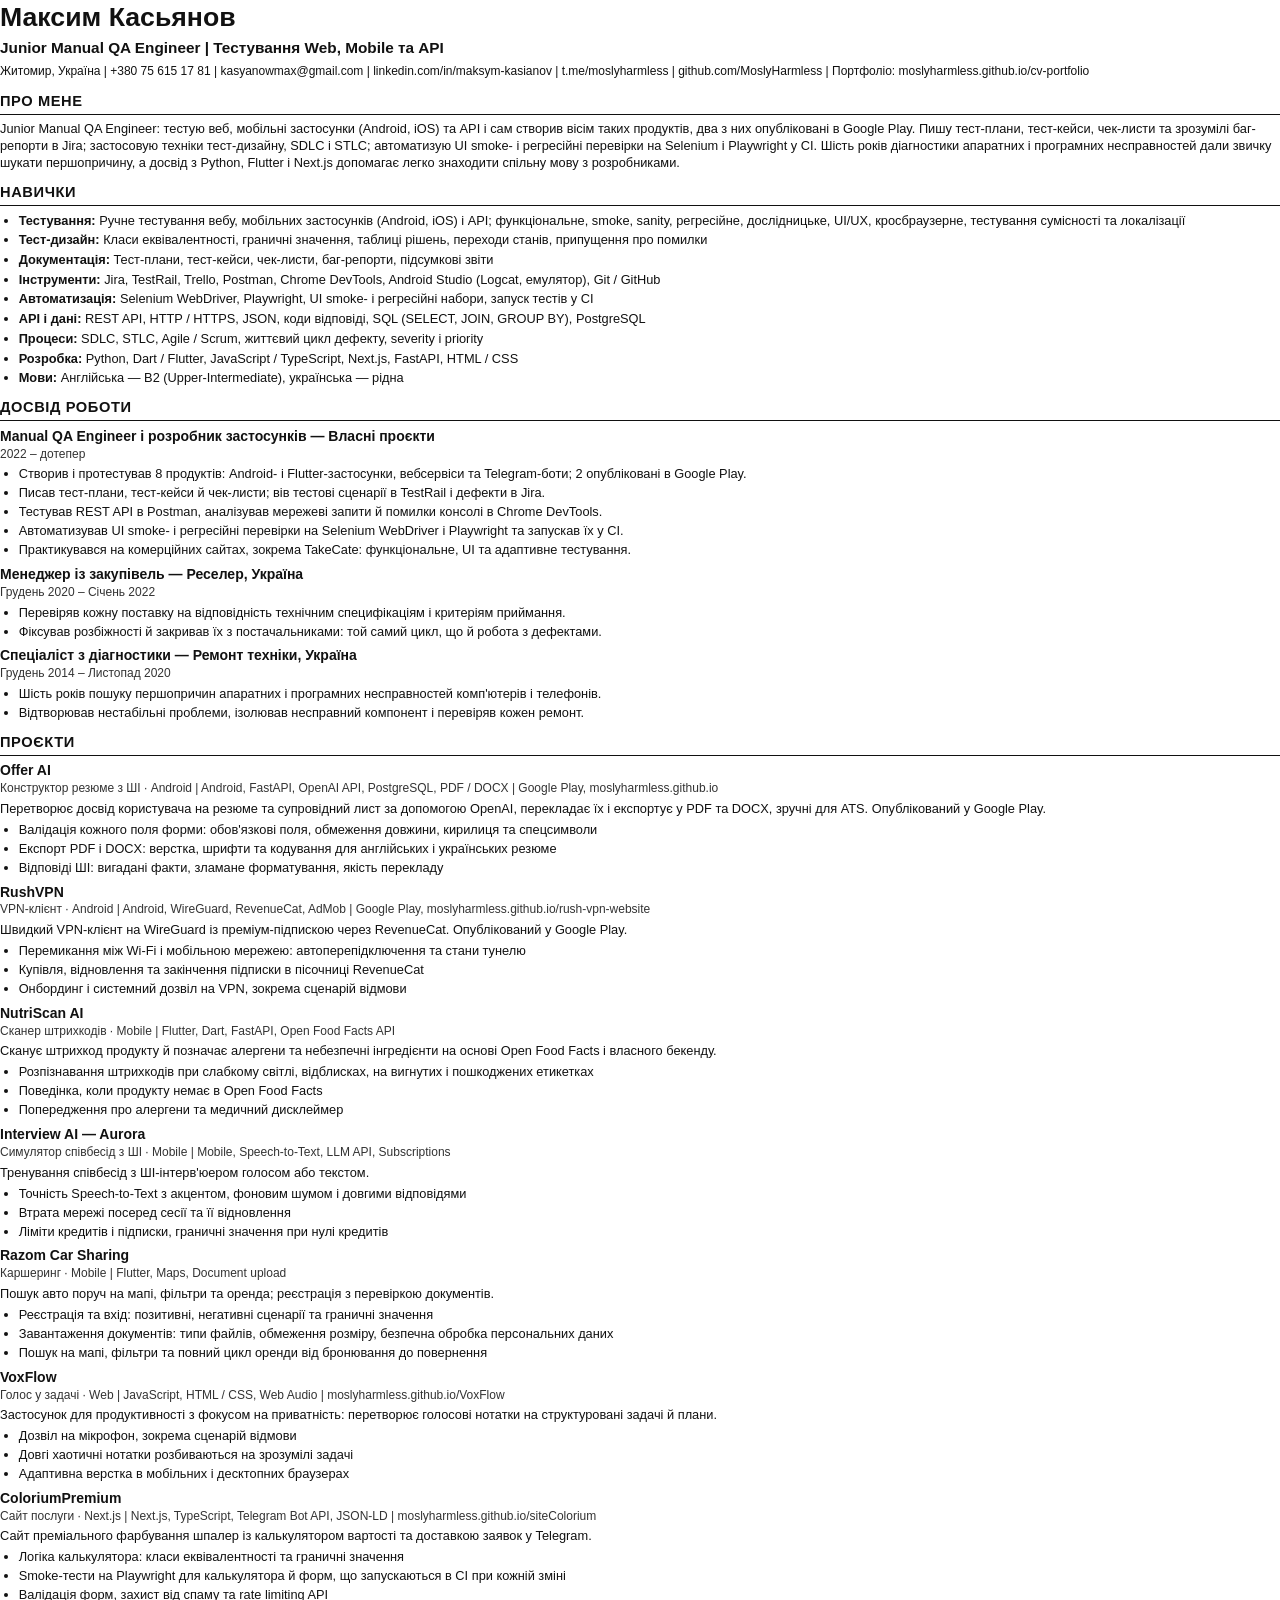
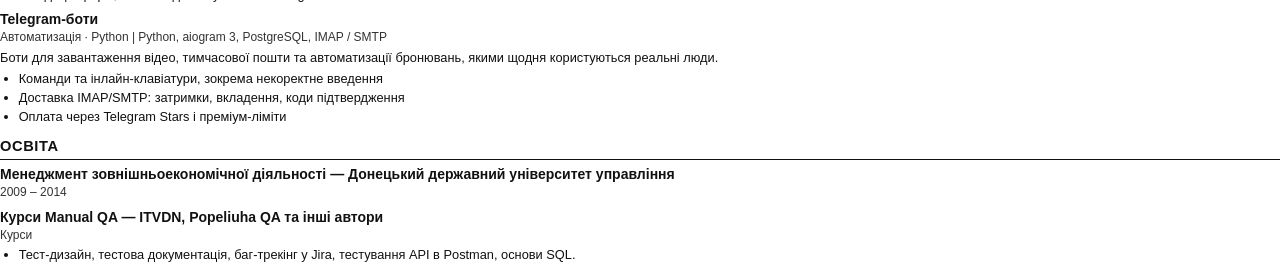
<file: cv/print/uk.html>
<!doctype html>
<html lang="uk"><head><meta charset="utf-8"><meta name="robots" content="noindex">
<title>Максим Касьянов — CV</title>
<style>
@page { size: A4; margin: 10mm 14mm; }
body { font-family: Arial, Helvetica, sans-serif; font-size: 9.6pt; line-height: 1.33; color: #111; margin: 0; }
h1 { font-size: 20pt; margin: 0; }
.title { font-size: 11.5pt; font-weight: bold; margin: 2pt 0 4pt; }
.contact { font-size: 9pt; margin: 0 0 6pt; }
h2 { font-size: 11pt; text-transform: uppercase; letter-spacing: .04em; border-bottom: 1px solid #111; padding-bottom: 2pt; margin: 9pt 0 4pt; }
h3 { font-size: 10.5pt; margin: 0; }
.meta { font-size: 9pt; color: #333; margin: 1pt 0 2pt; }
p { margin: 0 0 3pt; }
ul { margin: 0; padding-left: 14pt; }
li { margin: 0 0 1.5pt; }
a { color: inherit; text-decoration: none; }
.item { margin-bottom: 5pt; break-inside: avoid; }
.skills li { margin-bottom: 2pt; }
</style></head>
<body>
<h1>Максим Касьянов</h1>
<p class="title">Junior Manual QA Engineer | Тестування Web, Mobile та API</p>
<p class="contact">Житомир, Україна | <a href="tel:+380756151781">+380 75 615 17 81</a> | <a href="mailto:kasyanowmax@gmail.com">kasyanowmax@gmail.com</a> | <a href="https://www.linkedin.com/in/maksym-kasianov">linkedin.com/in/maksym-kasianov</a> | <a href="https://t.me/moslyharmless">t.me/moslyharmless</a> | <a href="https://github.com/MoslyHarmless">github.com/MoslyHarmless</a> | Портфоліо: <a href="https://moslyharmless.github.io/cv-portfolio/">moslyharmless.github.io/cv-portfolio</a></p>
<h2>Про мене</h2>
<p>Junior Manual QA Engineer: тестую веб, мобільні застосунки (Android, iOS) та API і сам створив вісім таких продуктів, два з них опубліковані в Google Play. Пишу тест-плани, тест-кейси, чек-листи та зрозумілі баг-репорти в Jira; застосовую техніки тест-дизайну, SDLC і STLC; автоматизую UI smoke- і регресійні перевірки на Selenium і Playwright у CI. Шість років діагностики апаратних і програмних несправностей дали звичку шукати першопричину, а досвід з Python, Flutter і Next.js допомагає легко знаходити спільну мову з розробниками.</p>
<h2>Навички</h2>
<ul class="skills"><li><b>Тестування:</b> Ручне тестування вебу, мобільних застосунків (Android, iOS) і API; функціональне, smoke, sanity, регресійне, дослідницьке, UI/UX, кросбраузерне, тестування сумісності та локалізації</li><li><b>Тест-дизайн:</b> Класи еквівалентності, граничні значення, таблиці рішень, переходи станів, припущення про помилки</li><li><b>Документація:</b> Тест-плани, тест-кейси, чек-листи, баг-репорти, підсумкові звіти</li><li><b>Інструменти:</b> Jira, TestRail, Trello, Postman, Chrome DevTools, Android Studio (Logcat, емулятор), Git / GitHub</li><li><b>Автоматизація:</b> Selenium WebDriver, Playwright, UI smoke- і регресійні набори, запуск тестів у CI</li><li><b>API і дані:</b> REST API, HTTP / HTTPS, JSON, коди відповіді, SQL (SELECT, JOIN, GROUP BY), PostgreSQL</li><li><b>Процеси:</b> SDLC, STLC, Agile / Scrum, життєвий цикл дефекту, severity і priority</li><li><b>Розробка:</b> Python, Dart / Flutter, JavaScript / TypeScript, Next.js, FastAPI, HTML / CSS</li><li><b>Мови:</b> Англійська — B2 (Upper-Intermediate), українська — рідна</li></ul>
<h2>Досвід роботи</h2>
<div class="item"><h3>Manual QA Engineer і розробник застосунків — Власні проєкти</h3><p class="meta">2022 – дотепер</p><ul><li>Створив і протестував 8 продуктів: Android- і Flutter-застосунки, вебсервіси та Telegram-боти; 2 опубліковані в Google Play.</li><li>Писав тест-плани, тест-кейси й чек-листи; вів тестові сценарії в TestRail і дефекти в Jira.</li><li>Тестував REST API в Postman, аналізував мережеві запити й помилки консолі в Chrome DevTools.</li><li>Автоматизував UI smoke- і регресійні перевірки на Selenium WebDriver і Playwright та запускав їх у CI.</li><li>Практикувався на комерційних сайтах, зокрема TakeCate: функціональне, UI та адаптивне тестування.</li></ul></div><div class="item"><h3>Менеджер із закупівель — Реселер, Україна</h3><p class="meta">Грудень 2020 – Січень 2022</p><ul><li>Перевіряв кожну поставку на відповідність технічним специфікаціям і критеріям приймання.</li><li>Фіксував розбіжності й закривав їх з постачальниками: той самий цикл, що й робота з дефектами.</li></ul></div><div class="item"><h3>Спеціаліст з діагностики — Ремонт техніки, Україна</h3><p class="meta">Грудень 2014 – Листопад 2020</p><ul><li>Шість років пошуку першопричин апаратних і програмних несправностей комп&#x27;ютерів і телефонів.</li><li>Відтворював нестабільні проблеми, ізолював несправний компонент і перевіряв кожен ремонт.</li></ul></div>
<h2>Проєкти</h2>
<div class="item"><h3>Offer AI</h3><p class="meta">Конструктор резюме з ШІ · Android | Android, FastAPI, OpenAI API, PostgreSQL, PDF / DOCX | Google Play, moslyharmless.github.io</p><p>Перетворює досвід користувача на резюме та супровідний лист за допомогою OpenAI, перекладає їх і експортує у PDF та DOCX, зручні для ATS. Опублікований у Google Play.</p><ul><li>Валідація кожного поля форми: обов&#x27;язкові поля, обмеження довжини, кирилиця та спецсимволи</li><li>Експорт PDF і DOCX: верстка, шрифти та кодування для англійських і українських резюме</li><li>Відповіді ШІ: вигадані факти, зламане форматування, якість перекладу</li></ul></div><div class="item"><h3>RushVPN</h3><p class="meta">VPN-клієнт · Android | Android, WireGuard, RevenueCat, AdMob | Google Play, moslyharmless.github.io/rush-vpn-website</p><p>Швидкий VPN-клієнт на WireGuard із преміум-підпискою через RevenueCat. Опублікований у Google Play.</p><ul><li>Перемикання між Wi-Fi і мобільною мережею: автоперепідключення та стани тунелю</li><li>Купівля, відновлення та закінчення підписки в пісочниці RevenueCat</li><li>Онбординг і системний дозвіл на VPN, зокрема сценарій відмови</li></ul></div><div class="item"><h3>NutriScan AI</h3><p class="meta">Сканер штрихкодів · Mobile | Flutter, Dart, FastAPI, Open Food Facts API</p><p>Сканує штрихкод продукту й позначає алергени та небезпечні інгредієнти на основі Open Food Facts і власного бекенду.</p><ul><li>Розпізнавання штрихкодів при слабкому світлі, відблисках, на вигнутих і пошкоджених етикетках</li><li>Поведінка, коли продукту немає в Open Food Facts</li><li>Попередження про алергени та медичний дисклеймер</li></ul></div><div class="item"><h3>Interview AI — Aurora</h3><p class="meta">Симулятор співбесід з ШІ · Mobile | Mobile, Speech-to-Text, LLM API, Subscriptions</p><p>Тренування співбесід з ШІ-інтерв&#x27;юером голосом або текстом.</p><ul><li>Точність Speech-to-Text з акцентом, фоновим шумом і довгими відповідями</li><li>Втрата мережі посеред сесії та її відновлення</li><li>Ліміти кредитів і підписки, граничні значення при нулі кредитів</li></ul></div><div class="item"><h3>Razom Car Sharing</h3><p class="meta">Каршеринг · Mobile | Flutter, Maps, Document upload</p><p>Пошук авто поруч на мапі, фільтри та оренда; реєстрація з перевіркою документів.</p><ul><li>Реєстрація та вхід: позитивні, негативні сценарії та граничні значення</li><li>Завантаження документів: типи файлів, обмеження розміру, безпечна обробка персональних даних</li><li>Пошук на мапі, фільтри та повний цикл оренди від бронювання до повернення</li></ul></div><div class="item"><h3>VoxFlow</h3><p class="meta">Голос у задачі · Web | JavaScript, HTML / CSS, Web Audio | moslyharmless.github.io/VoxFlow</p><p>Застосунок для продуктивності з фокусом на приватність: перетворює голосові нотатки на структуровані задачі й плани.</p><ul><li>Дозвіл на мікрофон, зокрема сценарій відмови</li><li>Довгі хаотичні нотатки розбиваються на зрозумілі задачі</li><li>Адаптивна верстка в мобільних і десктопних браузерах</li></ul></div><div class="item"><h3>ColoriumPremium</h3><p class="meta">Сайт послуги · Next.js | Next.js, TypeScript, Telegram Bot API, JSON-LD | moslyharmless.github.io/siteColorium</p><p>Сайт преміального фарбування шпалер із калькулятором вартості та доставкою заявок у Telegram.</p><ul><li>Логіка калькулятора: класи еквівалентності та граничні значення</li><li>Smoke-тести на Playwright для калькулятора й форм, що запускаються в CI при кожній зміні</li><li>Валідація форм, захист від спаму та rate limiting API</li></ul></div><div class="item"><h3>Telegram-боти</h3><p class="meta">Автоматизація · Python | Python, aiogram 3, PostgreSQL, IMAP / SMTP</p><p>Боти для завантаження відео, тимчасової пошти та автоматизації бронювань, якими щодня користуються реальні люди.</p><ul><li>Команди та інлайн-клавіатури, зокрема некоректне введення</li><li>Доставка IMAP/SMTP: затримки, вкладення, коди підтвердження</li><li>Оплата через Telegram Stars і преміум-ліміти</li></ul></div>
<h2>Освіта</h2>
<div class="item"><h3>Менеджмент зовнішньоекономічної діяльності — Донецький державний університет управління</h3><p class="meta">2009 – 2014</p></div><div class="item"><h3>Курси Manual QA — ITVDN, Popeliuha QA та інші автори</h3><p class="meta">Курси</p><ul><li>Тест-дизайн, тестова документація, баг-трекінг у Jira, тестування API в Postman, основи SQL.</li></ul></div>
</body></html>
</file>
<file: assets/site.css>
:root {
  --bg: #f4f2ec;
  --surface: #fbfaf6;
  --ink: #161614;
  --muted: #5e5b53;
  --line: #d9d5ca;
  --line-strong: #b9b4a6;
  --accent: #b5400f;
  --pass: #2d7a4c;
  --fail: #b42318;
  --sans: "IBM Plex Sans", "Segoe UI", system-ui, sans-serif;
  --mono: "IBM Plex Mono", ui-monospace, "Cascadia Mono", Consolas, monospace;
  --wrap: 1140px;
  --gutter: clamp(16px, 4vw, 40px);
  color-scheme: light;
}

@media (prefers-color-scheme: dark) {
  :root:not([data-theme="light"]) {
    --bg: #121211;
    --surface: #1a1a18;
    --ink: #ecebe5;
    --muted: #a19d92;
    --line: #2d2c28;
    --line-strong: #46443e;
    --accent: #f0844a;
    --pass: #63c08a;
    --fail: #f2785f;
    color-scheme: dark;
  }
}

:root[data-theme="dark"] {
  --bg: #121211;
  --surface: #1a1a18;
  --ink: #ecebe5;
  --muted: #a19d92;
  --line: #2d2c28;
  --line-strong: #46443e;
  --accent: #f0844a;
  --pass: #63c08a;
  --fail: #f2785f;
  color-scheme: dark;
}

*, *::before, *::after { box-sizing: border-box; }

html { scroll-behavior: smooth; scroll-padding-top: 80px; -webkit-text-size-adjust: 100%; }

body {
  margin: 0;
  background: var(--bg);
  color: var(--ink);
  font: 400 17px/1.6 var(--sans);
  -webkit-font-smoothing: antialiased;
  text-rendering: optimizeLegibility;
}

h1, h2, h3, p, ul, ol, dl, dd, figure { margin: 0; }
ul, ol { padding: 0; list-style: none; }
a { color: inherit; text-decoration-thickness: 1px; text-underline-offset: 3px; }
button { font: inherit; color: inherit; }

:focus-visible { outline: 2px solid var(--accent); outline-offset: 3px; border-radius: 2px; }
main:focus { outline: none; }

.wrap { max-width: var(--wrap); margin: 0 auto; padding: 0 var(--gutter); }

.icon { width: 1em; height: 1em; flex: none; fill: none; stroke: currentColor; stroke-width: 1.8; stroke-linecap: round; stroke-linejoin: round; }

.skip {
  position: absolute; left: 12px; top: -60px; z-index: 50;
  background: var(--ink); color: var(--bg); padding: 8px 14px; border-radius: 6px;
}
.skip:focus { top: 12px; }

.mini-label, .eyebrow, .section-num, .project-num, .step-num, .job-period, .profile-label {
  font: 500 12.5px/1.4 var(--mono);
  letter-spacing: .04em;
  text-transform: uppercase;
  color: var(--muted);
}

/* Header */
.site-header {
  position: sticky; top: 0; z-index: 20;
  background: color-mix(in srgb, var(--bg) 88%, transparent);
  backdrop-filter: blur(10px);
  -webkit-backdrop-filter: blur(10px);
  border-bottom: 1px solid transparent;
  transition: border-color .2s;
}
.site-header.scrolled { border-bottom-color: var(--line); }
.header-row { display: flex; align-items: center; gap: 24px; height: 64px; }
.brand { display: flex; align-items: center; gap: 10px; text-decoration: none; font-weight: 600; }
.brand-mark {
  display: grid; place-items: center; width: 32px; height: 32px;
  border: 1.5px solid var(--ink); border-radius: 6px;
  font: 500 13px/1 var(--mono); letter-spacing: .02em;
}
.brand-name { font-size: 15px; }
.nav { margin-left: auto; }
.nav ul { display: flex; gap: 4px; }
.nav a {
  display: block; padding: 8px 12px; border-radius: 6px;
  font-size: 15px; color: var(--muted); text-decoration: none;
  transition: color .15s, background-color .15s;
}
.nav a:hover { color: var(--ink); background: var(--surface); }
.nav a[aria-current="true"] { color: var(--ink); }
.header-tools { display: flex; gap: 6px; }
.tool {
  display: grid; place-items: center; min-width: 40px; height: 40px; padding: 0 10px;
  border: 1px solid var(--line); border-radius: 8px; background: transparent;
  font: 500 13px/1 var(--mono); text-decoration: none; cursor: pointer;
  transition: border-color .15s, background-color .15s;
}
.tool:hover { border-color: var(--line-strong); background: var(--surface); }
.tool .icon { width: 18px; height: 18px; }
.menu-toggle { display: none; }

/* Hero */
.hero {
  display: grid;
  grid-template-columns: minmax(0, 1.55fr) minmax(280px, 1fr);
  gap: 56px 64px;
  padding-top: clamp(48px, 9vw, 112px);
  padding-bottom: 32px;
}
.eyebrow { color: var(--accent); margin-bottom: 20px; }
h1 {
  font-size: clamp(44px, 7.4vw, 88px);
  line-height: .98;
  font-weight: 600;
  letter-spacing: -.035em;
  text-wrap: balance;
}
.lead { margin-top: 28px; max-width: 34em; font-size: clamp(18px, 1.9vw, 21px); line-height: 1.55; color: var(--muted); text-wrap: pretty; }
.actions { display: flex; flex-wrap: wrap; align-items: center; gap: 12px 16px; margin-top: 36px; }
.btn {
  display: inline-flex; align-items: center; gap: 10px; min-height: 48px; padding: 0 20px;
  border: 1px solid var(--line-strong); border-radius: 8px;
  font-size: 16px; font-weight: 500; text-decoration: none;
  transition: background-color .15s, border-color .15s, transform .15s;
}
.btn:hover { background: var(--surface); border-color: var(--ink); }
.btn:active { transform: translateY(1px); }
.btn-primary { background: var(--ink); border-color: var(--ink); color: var(--bg); }
.btn-primary:hover { background: color-mix(in srgb, var(--ink) 86%, var(--accent)); border-color: transparent; }
.btn-meta { font: 500 11px/1 var(--mono); padding: 4px 6px; border-radius: 4px; background: color-mix(in srgb, var(--bg) 18%, transparent); }
.text-link {
  display: inline-flex; align-items: center; gap: 6px;
  font-size: 15px; color: var(--muted); text-decoration: underline; text-decoration-color: var(--line-strong);
}
.text-link:hover { color: var(--ink); text-decoration-color: currentColor; }
.text-link .icon { width: 14px; height: 14px; }

.profile {
  align-self: end;
  border: 1px solid var(--line);
  border-radius: 10px;
  background: var(--surface);
  padding: 20px 22px 8px;
}
.profile-label { padding-bottom: 12px; border-bottom: 1px solid var(--line); }
.profile dl div { display: grid; grid-template-columns: 92px 1fr; gap: 12px; padding: 11px 0; border-bottom: 1px dashed var(--line); }
.profile dl div:last-child { border-bottom: 0; }
.profile dt { font: 400 13px/1.5 var(--mono); color: var(--muted); }
.profile dd { font-size: 15px; line-height: 1.5; }
.dot { display: inline-block; width: 8px; height: 8px; margin-right: 8px; border-radius: 50%; background: var(--pass); box-shadow: 0 0 0 3px color-mix(in srgb, var(--pass) 22%, transparent); vertical-align: 1px; }

.facts { grid-column: 1 / -1; display: grid; grid-template-columns: repeat(3, 1fr); border-top: 1px solid var(--ink); }
.facts li { display: flex; flex-direction: column; gap: 6px; padding: 22px 24px 0 0; }
.facts li + li { padding-left: 24px; border-left: 1px solid var(--line); }
.fact-num { font-size: clamp(32px, 4vw, 44px); font-weight: 500; letter-spacing: -.03em; line-height: 1; font-variant-numeric: tabular-nums; }
.fact-text { font-size: 15px; color: var(--muted); max-width: 18em; }

/* Sections */
.section { padding-top: clamp(80px, 11vw, 136px); }
.section-head {
  display: grid; grid-template-columns: 64px minmax(0, 1fr) minmax(0, 1.1fr); gap: 8px 24px; align-items: baseline;
  padding-bottom: 28px; border-bottom: 1px solid var(--ink);
}
.section-num { color: var(--accent); }
h2 { font-size: clamp(30px, 4vw, 44px); line-height: 1.08; font-weight: 600; letter-spacing: -.025em; }
.section-intro { color: var(--muted); max-width: 36em; text-wrap: pretty; }

/* Projects */
.project {
  display: grid;
  grid-template-columns: 64px minmax(0, .9fr) minmax(0, 1.1fr) minmax(0, 1.3fr);
  gap: 16px 24px;
  padding: 32px 0;
  border-bottom: 1px solid var(--line);
}
.project-id { display: contents; }
.project-num { grid-column: 1; padding-top: 6px; }
.project-id h3, .project-kind, .project-links { grid-column: 2; }
.project h3 { font-size: 22px; font-weight: 600; letter-spacing: -.015em; line-height: 1.25; }
.project-kind { font-size: 15px; color: var(--muted); margin-top: -8px; }
.project-links { display: flex; flex-wrap: wrap; gap: 6px 16px; margin-top: 2px; }
.project-links a { display: inline-flex; align-items: center; gap: 4px; font-size: 15px; font-weight: 500; text-decoration-color: var(--line-strong); }
.project-links a:hover { color: var(--accent); text-decoration-color: currentColor; }
.project-links .icon { width: 14px; height: 14px; }
.project-body { grid-column: 3; grid-row: 1 / span 4; }
.project-body p { color: var(--ink); }
.tags { display: flex; flex-wrap: wrap; gap: 6px; margin-top: 16px; }
.tags li { font: 400 12.5px/1 var(--mono); padding: 6px 8px; border: 1px solid var(--line); border-radius: 5px; color: var(--muted); }
.project-checks { grid-column: 4; grid-row: 1 / span 4; }
.project-checks .mini-label { margin-bottom: 10px; }
.project-checks li { display: grid; grid-template-columns: 18px 1fr; gap: 10px; padding: 7px 0; font-size: 15.5px; line-height: 1.5; border-top: 1px dashed var(--line); }
.project-checks li:first-child { border-top: 0; padding-top: 0; }
.project-checks .icon { width: 17px; height: 17px; margin-top: 3px; color: var(--pass); stroke-width: 2.2; }
.more { margin-top: 24px; }

/* Approach */
.steps { display: grid; grid-template-columns: repeat(4, 1fr); border-bottom: 1px solid var(--line); }
.steps li { padding: 28px 24px 32px 0; }
.steps li + li { padding-left: 24px; border-left: 1px solid var(--line); }
.steps h3 { font-size: 20px; font-weight: 600; margin: 14px 0 8px; letter-spacing: -.01em; }
.steps p { font-size: 15.5px; color: var(--muted); }
.step-num { color: var(--accent); }

.bug { margin-top: 48px; display: grid; grid-template-columns: minmax(0, .8fr) minmax(0, 2.2fr); gap: 24px; }
.bug figcaption { display: flex; flex-direction: column; gap: 10px; }
.bug-note { font-size: 15px; color: var(--muted); max-width: 18em; }
.bug-card { border: 1px solid var(--line-strong); border-radius: 10px; background: var(--surface); overflow: hidden; }
.bug-title { padding: 20px 24px; font-size: 18px; font-weight: 600; line-height: 1.4; border-bottom: 1px solid var(--line); border-left: 3px solid var(--fail); }
.bug-fields { display: flex; flex-wrap: wrap; border-bottom: 1px solid var(--line); }
.bug-fields div { padding: 12px 24px; border-right: 1px solid var(--line); }
.bug-fields dt { font: 400 12px/1.4 var(--mono); color: var(--muted); text-transform: uppercase; letter-spacing: .04em; }
.bug-fields dd { font-size: 15px; font-weight: 500; }
.bug-grid { display: grid; grid-template-columns: 1fr 1fr; }
.bug-grid > div { padding: 20px 24px 24px; font-size: 15.5px; }
.bug-grid > div + div { border-left: 1px solid var(--line); }
.bug-grid .mini-label { margin: 0 0 6px; }
.bug-grid p + .mini-label { margin-top: 16px; }
.bug-grid ol { list-style: decimal; padding-left: 20px; }
.bug-grid ol li { padding: 2px 0; }
.bug-actual { color: var(--fail); }

/* Experience */
.job { display: grid; grid-template-columns: 64px minmax(0, .9fr) minmax(0, 2.4fr); gap: 8px 24px; padding: 30px 0; border-bottom: 1px solid var(--line); }
.job-period { grid-column: 1 / 3; padding-top: 6px; }
.job > div { grid-column: 3; }
.job h3 { font-size: 21px; font-weight: 600; letter-spacing: -.01em; }
.job-org { color: var(--muted); margin-bottom: 10px; }
.job ul li { position: relative; padding-left: 20px; margin-top: 6px; }
.job ul li::before { content: ""; position: absolute; left: 2px; top: .8em; width: 8px; height: 1.5px; background: var(--line-strong); }

.sub-head { margin-top: 56px; padding-bottom: 14px; border-bottom: 1px solid var(--ink); font-size: 22px; font-weight: 600; letter-spacing: -.015em; }

/* Skills */
.skills div { display: grid; grid-template-columns: 64px minmax(0, .9fr) minmax(0, 2.4fr); gap: 8px 24px; padding: 20px 0; border-bottom: 1px solid var(--line); }
.skills dt { grid-column: 1 / 3; font-weight: 600; }
.skills dd { grid-column: 3; color: var(--muted); }

/* Contact */
.contact-mail {
  display: inline-flex; align-items: center; gap: 12px; margin-top: 40px;
  font-size: clamp(26px, 5vw, 56px); font-weight: 500; letter-spacing: -.03em; line-height: 1.1;
  text-decoration: underline; text-decoration-thickness: 2px; text-underline-offset: 8px; text-decoration-color: var(--line-strong);
  overflow-wrap: anywhere;
  transition: color .15s, text-decoration-color .15s;
}
.contact-mail:hover { color: var(--accent); text-decoration-color: currentColor; }
.contact-mail .icon { width: .7em; height: .7em; stroke-width: 1.6; }
.contact-list { display: grid; grid-template-columns: repeat(4, 1fr); margin-top: 48px; border-top: 1px solid var(--line); }
.contact-list li { display: flex; flex-direction: column; gap: 6px; padding: 20px 20px 0 0; }
.contact-list li + li { padding-left: 20px; border-left: 1px solid var(--line); }
.contact-list a { font-size: 17px; font-weight: 500; text-decoration-color: var(--line-strong); overflow-wrap: anywhere; }
.contact-list a:hover { color: var(--accent); }

/* Footer */
.site-footer { margin-top: clamp(80px, 11vw, 136px); font-size: 14px; color: var(--muted); }
.footer-row {
  display: flex; flex-wrap: wrap; align-items: center; gap: 12px 32px;
  padding: 24px 0 40px; border-top: 1px solid var(--line);
}
.footer-note { margin-right: auto; }

/* Reveal: only when JS runs and motion is allowed */
@media (prefers-reduced-motion: no-preference) {
  .js .reveal { opacity: 0; transform: translateY(14px); transition: opacity .6s ease, transform .6s cubic-bezier(.2, .7, .2, 1); }
  .js .reveal.in { opacity: 1; transform: none; }
}
@media (prefers-reduced-motion: reduce) {
  html { scroll-behavior: auto; }
}

/* Tablet */
@media (max-width: 980px) {
  .hero { grid-template-columns: 1fr; gap: 40px; }
  .profile { align-self: start; max-width: 520px; }
  .section-head { grid-template-columns: 48px 1fr; }
  .section-intro { grid-column: 2; }
  .project { grid-template-columns: 48px minmax(0, 1fr) minmax(0, 1.2fr); }
  .project-body { grid-column: 3; grid-row: 1 / span 4; }
  .project-checks { grid-column: 2 / 4; grid-row: auto; }
  .steps { grid-template-columns: 1fr 1fr; }
  .steps li:nth-child(3) { padding-left: 0; border-left: 0; }
  .steps li:nth-child(n+3) { border-top: 1px solid var(--line); }
  .bug { grid-template-columns: 1fr; }
  .job, .skills div { grid-template-columns: 48px minmax(0, .8fr) minmax(0, 2fr); }
  .contact-list { grid-template-columns: 1fr 1fr; }
  .contact-list li:nth-child(3) { padding-left: 0; border-left: 0; }
  .contact-list li { padding-bottom: 20px; }
}

/* Mobile */
@media (max-width: 720px) {
  body { font-size: 16px; }
  .menu-toggle { display: grid; }
  .brand-name { display: none; }
  .nav {
    position: absolute; top: 64px; left: 0; right: 0;
    background: var(--bg); border-bottom: 1px solid var(--line);
    display: none;
  }
  .nav.open { display: block; }
  .nav ul { flex-direction: column; padding: 8px var(--gutter) 16px; }
  .nav a { padding: 12px 0; font-size: 17px; border-bottom: 1px solid var(--line); border-radius: 0; }
  .nav a:hover { background: none; }
  .header-tools { margin-left: auto; }
  .facts { grid-template-columns: 1fr; }
  .facts li, .facts li + li { flex-direction: row; align-items: baseline; gap: 16px; padding: 16px 0; border-left: 0; border-bottom: 1px solid var(--line); }
  .fact-num { min-width: 2.6em; font-size: 32px; }
  .section-head { grid-template-columns: 1fr; }
  .section-intro { grid-column: 1; }
  .project { grid-template-columns: 1fr; gap: 12px; padding: 28px 0; }
  .project-num, .project-id h3, .project-kind, .project-links, .project-body, .project-checks { grid-column: 1; grid-row: auto; }
  .project-kind { margin-top: -6px; }
  .project-checks { margin-top: 8px; }
  .steps { grid-template-columns: 1fr; }
  .steps li, .steps li + li { padding: 24px 0; border-left: 0; }
  .steps li + li { border-top: 1px solid var(--line); }
  .bug-grid { grid-template-columns: 1fr; }
  .bug-grid > div + div { border-left: 0; border-top: 1px solid var(--line); }
  .bug-title, .bug-fields div, .bug-grid > div { padding-left: 18px; padding-right: 18px; }
  .job, .skills div { grid-template-columns: 1fr; gap: 6px; }
  .job-period, .job > div, .skills dt, .skills dd { grid-column: 1; }
  .contact-list { grid-template-columns: 1fr; }
  .contact-list li, .contact-list li + li { padding: 16px 0; border-left: 0; border-bottom: 1px solid var(--line); }
}

@media print {
  .site-header, .skip, .actions, .more { display: none; }
  .js .reveal { opacity: 1; transform: none; }
}
</file>
